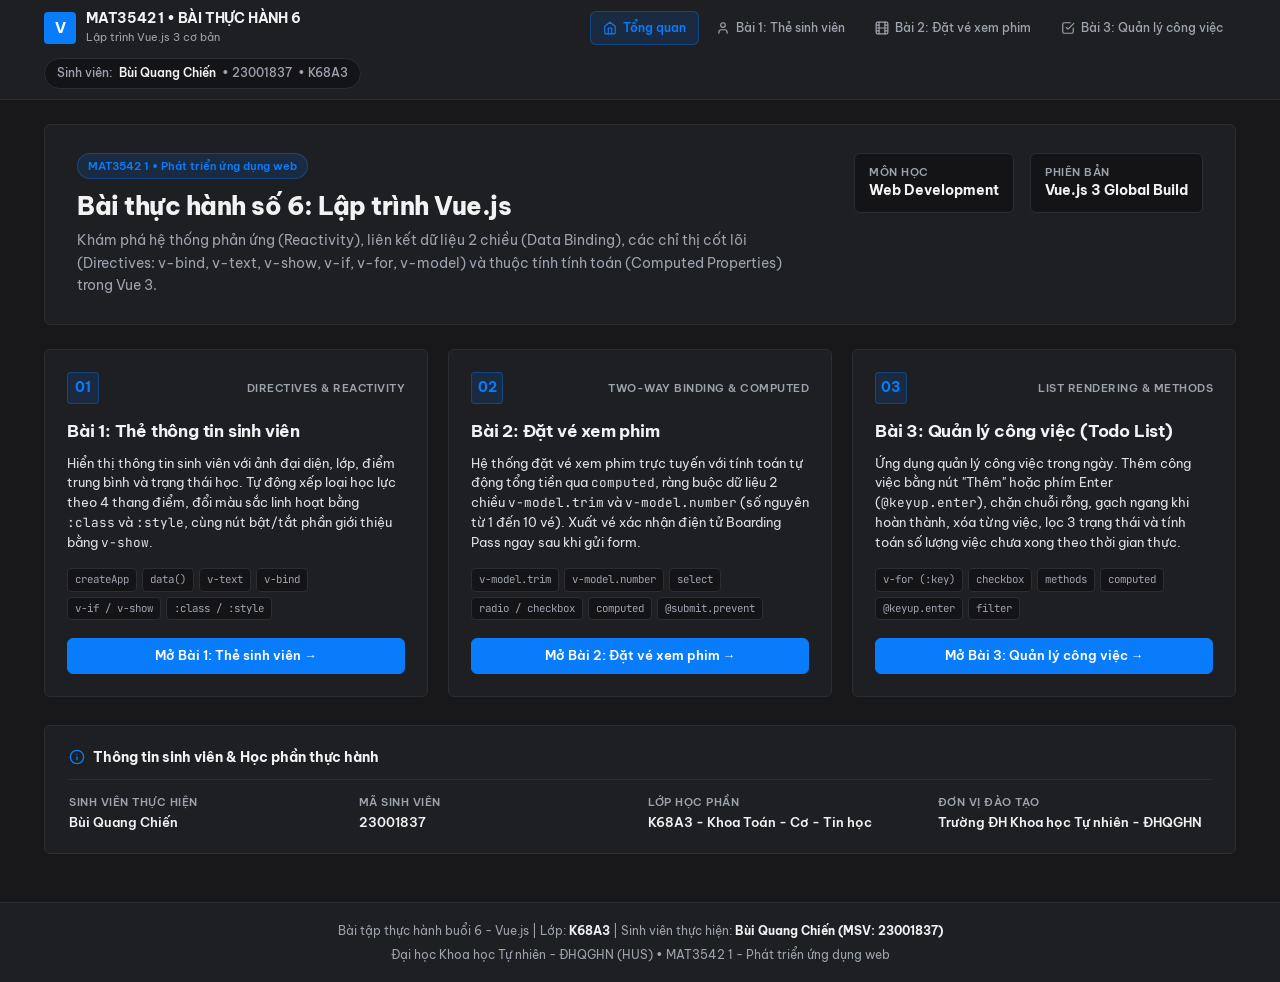
<file: Buoi_6/index.html>
<!DOCTYPE html>
<html lang="vi">
<head>
  <meta charset="UTF-8">
  <meta name="viewport" content="width=device-width, initial-scale=1.0">
  <meta name="color-scheme" content="dark">
  <meta name="description" content="Bài tập thực hành buổi 6 - Lập trình Vue.js 3 cơ bản | Bùi Quang Chiến - 23001837">
  <title>Buổi 6: Thực hành Vue.js | Bùi Quang Chiến 23001837</title>
  <link rel="stylesheet" href="assets/css/style.css">
</head>
<body>

  <!-- HEADER DÙNG CHUNG -->
  <header class="app-header">
    <div class="header-inner">
      <a href="index.html" class="header-brand">
        <div class="brand-icon" aria-hidden="true">V</div>
        <div class="brand-text">
          <h1>MAT3542 1 • BÀI THỰC HÀNH 6</h1>
          <span>Lập trình Vue.js 3 cơ bản</span>
        </div>
      </a>

      <nav class="header-nav" aria-label="Điều hướng bài thực hành">
        <a href="index.html" class="nav-link active" aria-current="page">
          <svg aria-hidden="true" viewBox="0 0 24 24" fill="none" stroke="currentColor" stroke-width="2" stroke-linecap="round" stroke-linejoin="round"><path d="m3 9 9-7 9 7v11a2 2 0 0 1-2 2H5a2 2 0 0 1-2-2z"/><polyline points="9 22 9 12 15 12 15 22"/></svg>
          Tổng quan
        </a>
        <a href="bai1.html" class="nav-link">
          <svg aria-hidden="true" viewBox="0 0 24 24" fill="none" stroke="currentColor" stroke-width="2" stroke-linecap="round" stroke-linejoin="round"><path d="M19 21v-2a4 4 0 0 0-4-4H9a4 4 0 0 0-4 4v2"/><circle cx="12" cy="7" r="4"/></svg>
          Bài 1: Thẻ sinh viên
        </a>
        <a href="bai2.html" class="nav-link">
          <svg aria-hidden="true" viewBox="0 0 24 24" fill="none" stroke="currentColor" stroke-width="2" stroke-linecap="round" stroke-linejoin="round"><rect width="20" height="20" x="2" y="2" rx="2.18" ry="2.18"/><line x1="7" x2="7" y1="2" y2="22"/><line x1="17" x2="17" y1="2" y2="22"/><line x1="2" x2="22" y1="12" y2="12"/><line x1="2" x2="7" y1="7" y2="7"/><line x1="2" x2="7" y1="17" y2="17"/><line x1="17" x2="22" y1="17" y2="17"/><line x1="17" x2="22" y1="7" y2="7"/></svg>
          Bài 2: Đặt vé xem phim
        </a>
        <a href="bai3.html" class="nav-link">
          <svg aria-hidden="true" viewBox="0 0 24 24" fill="none" stroke="currentColor" stroke-width="2" stroke-linecap="round" stroke-linejoin="round"><path d="m9 11 3 3L22 4"/><path d="M21 12v7a2 2 0 0 1-2 2H5a2 2 0 0 1-2-2V5a2 2 0 0 1 2-2h11"/></svg>
          Bài 3: Quản lý công việc
        </a>
      </nav>

      <div class="student-tag">
        <span>Sinh viên:</span>
        <strong>Bùi Quang Chiến</strong>
        <span>• 23001837</span>
        <span>• K68A3</span>
      </div>
    </div>
  </header>

  <!-- NỘI DUNG CHÍNH -->
  <main class="main-content">
    <!-- HERO SECTION -->
    <section class="hero-card">
      <div class="hero-main">
        <div class="hero-pill">
          <span>MAT3542 1 • Phát triển ứng dụng web</span>
        </div>
        <h2 class="hero-title">Bài thực hành số 6: Lập trình Vue.js</h2>
        <p class="hero-subtitle">
          Khám phá hệ thống phản ứng (Reactivity), liên kết dữ liệu 2 chiều (Data Binding), 
          các chỉ thị cốt lõi (Directives: v-bind, v-text, v-show, v-if, v-for, v-model) và thuộc tính tính toán (Computed Properties) trong Vue 3.
        </p>
      </div>

      <div class="hero-meta">
        <div class="hero-meta-badge">
          <span class="hero-meta-label">Môn học</span>
          <span class="hero-meta-val">Web Development</span>
        </div>
        <div class="hero-meta-badge">
          <span class="hero-meta-label">Phiên bản</span>
          <span class="hero-meta-val">Vue.js 3 Global Build</span>
        </div>
      </div>
    </section>

    <!-- GRID 3 BÀI TẬP -->
    <div class="exercise-grid">
      <!-- BÀI 1 -->
      <article class="exercise-card">
        <div class="exercise-header-row">
          <div class="exercise-badge-number">01</div>
          <span class="exercise-tag-module">Directives &amp; Reactivity</span>
        </div>
        <h3>Bài 1: Thẻ thông tin sinh viên</h3>
        <p>
          Hiển thị thông tin sinh viên với ảnh đại diện, lớp, điểm trung bình và trạng thái học. Tự động xếp loại học lực theo 4 thang điểm, đổi màu sắc linh hoạt bằng <code>:class</code> và <code>:style</code>, cùng nút bật/tắt phần giới thiệu bằng <code>v-show</code>.
        </p>
        <div class="concept-tags">
          <span class="concept-tag">createApp</span>
          <span class="concept-tag">data()</span>
          <span class="concept-tag">v-text</span>
          <span class="concept-tag">v-bind</span>
          <span class="concept-tag">v-if / v-show</span>
          <span class="concept-tag">:class / :style</span>
        </div>
        <a href="bai1.html" class="btn btn-primary btn-block">
          Mở Bài 1: Thẻ sinh viên →
        </a>
      </article>

      <!-- BÀI 2 -->
      <article class="exercise-card">
        <div class="exercise-header-row">
          <div class="exercise-badge-number">02</div>
          <span class="exercise-tag-module">Two-way Binding &amp; Computed</span>
        </div>
        <h3>Bài 2: Đặt vé xem phim</h3>
        <p>
          Hệ thống đặt vé xem phim trực tuyến với tính toán tự động tổng tiền qua <code>computed</code>, ràng buộc dữ liệu 2 chiều <code>v-model.trim</code> và <code>v-model.number</code> (số nguyên từ 1 đến 10 vé). Xuất vé xác nhận điện tử Boarding Pass ngay sau khi gửi form.
        </p>
        <div class="concept-tags">
          <span class="concept-tag">v-model.trim</span>
          <span class="concept-tag">v-model.number</span>
          <span class="concept-tag">select</span>
          <span class="concept-tag">radio / checkbox</span>
          <span class="concept-tag">computed</span>
          <span class="concept-tag">@submit.prevent</span>
        </div>
        <a href="bai2.html" class="btn btn-primary btn-block">
          Mở Bài 2: Đặt vé xem phim →
        </a>
      </article>

      <!-- BÀI 3 -->
      <article class="exercise-card">
        <div class="exercise-header-row">
          <div class="exercise-badge-number">03</div>
          <span class="exercise-tag-module">List Rendering &amp; Methods</span>
        </div>
        <h3>Bài 3: Quản lý công việc (Todo List)</h3>
        <p>
          Ứng dụng quản lý công việc trong ngày. Thêm công việc bằng nút "Thêm" hoặc phím Enter (<code>@keyup.enter</code>), chặn chuỗi rỗng, gạch ngang khi hoàn thành, xóa từng việc, lọc 3 trạng thái và tính toán số lượng việc chưa xong theo thời gian thực.
        </p>
        <div class="concept-tags">
          <span class="concept-tag">v-for (:key)</span>
          <span class="concept-tag">checkbox</span>
          <span class="concept-tag">methods</span>
          <span class="concept-tag">computed</span>
          <span class="concept-tag">@keyup.enter</span>
          <span class="concept-tag">filter</span>
        </div>
        <a href="bai3.html" class="btn btn-primary btn-block">
          Mở Bài 3: Quản lý công việc →
        </a>
      </article>
    </div>

    <!-- TÓM TẮT THÔNG TIN SINH VIÊN & HỌC PHẦN -->
    <section class="info-summary-box">
      <div class="summary-header">
        <svg aria-hidden="true" viewBox="0 0 24 24" fill="none" stroke="currentColor" stroke-width="2" stroke-linecap="round" stroke-linejoin="round"><circle cx="12" cy="12" r="10"/><path d="M12 16v-4"/><path d="M12 8h.01"/></svg>
        <span>Thông tin sinh viên &amp; Học phần thực hành</span>
      </div>
      <div class="summary-grid">
        <div class="meta-item">
          <span class="meta-label">Sinh viên thực hiện</span>
          <span class="meta-value">Bùi Quang Chiến</span>
        </div>
        <div class="meta-item">
          <span class="meta-label">Mã sinh viên</span>
          <span class="meta-value">23001837</span>
        </div>
        <div class="meta-item">
          <span class="meta-label">Lớp học phần</span>
          <span class="meta-value">K68A3 - Khoa Toán - Cơ - Tin học</span>
        </div>
        <div class="meta-item">
          <span class="meta-label">Đơn vị đào tạo</span>
          <span class="meta-value">Trường ĐH Khoa học Tự nhiên - ĐHQGHN</span>
        </div>
      </div>
    </section>
  </main>

  <!-- FOOTER DÙNG CHUNG -->
  <footer class="app-footer">
    <p>Bài tập thực hành buổi 6 - Vue.js | Lớp: <strong>K68A3</strong> | Sinh viên thực hiện: <strong>Bùi Quang Chiến (MSV: 23001837)</strong></p>
    <p class="footer-subline">Đại học Khoa học Tự nhiên - ĐHQGHN (HUS) • MAT3542 1 - Phát triển ứng dụng web</p>
  </footer>

</body>
</html>
</file>
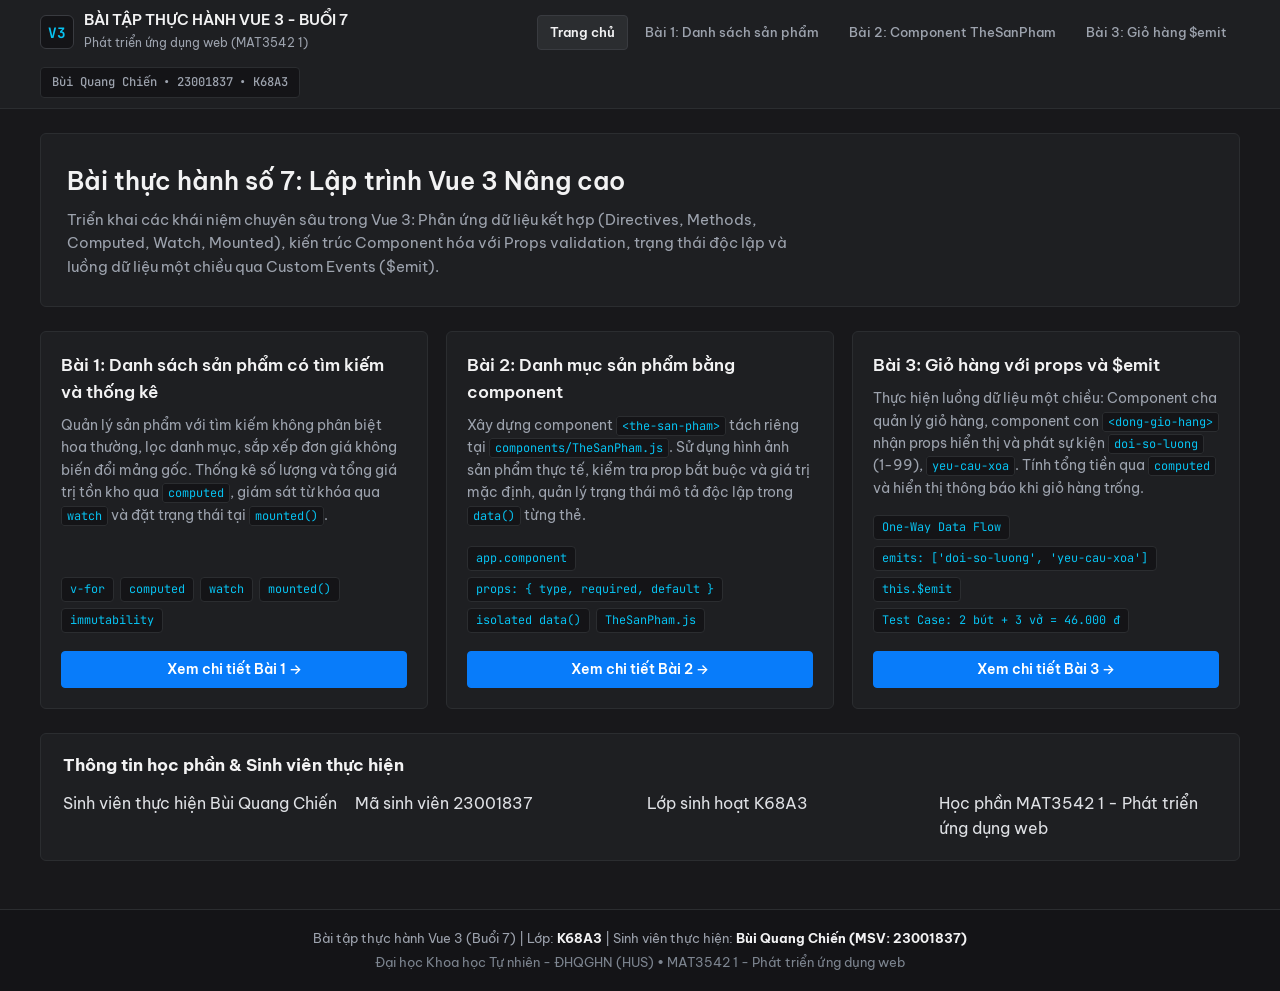
<file: Buoi_7/index.html>
<!DOCTYPE html>
<html lang="vi">
<head>
  <meta charset="UTF-8">
  <meta name="viewport" content="width=device-width, initial-scale=1.0">
  <meta name="color-scheme" content="dark">
  <title>Buổi 7: Bài tập thực hành Vue 3 | Bùi Quang Chiến 23001837</title>
  <link rel="stylesheet" href="assets/css/style.css">
  <style>
    .hero-section {
      background-color: var(--white);
      border: 1px solid var(--gray-200);
      padding: 28px 26px;
      border-radius: var(--radius-xl);
      margin-bottom: 24px;
    }
    .hero-title {
      font-size: 1.55rem;
      font-weight: 600;
      color: var(--gray-900);
      margin-bottom: 6px;
    }
    .hero-subtitle {
      font-size: 0.92rem;
      color: var(--gray-600);
      max-width: 720px;
      line-height: 1.6;
    }
    .exercise-grid {
      display: grid;
      grid-template-columns: repeat(3, 1fr);
      gap: 18px;
      margin-bottom: 24px;
    }
    @media (max-width: 992px) {
      .exercise-grid {
        grid-template-columns: 1fr;
      }
    }
    .exercise-card {
      background-color: var(--white);
      border: 1px solid var(--gray-200);
      border-radius: var(--radius-lg);
      padding: 20px;
      display: flex;
      flex-direction: column;
      transition: var(--transition);
    }
    .exercise-card:hover {
      border-color: var(--gray-300);
      background-color: #202226;
    }
    .exercise-card h3 {
      font-size: 1.05rem;
      font-weight: 600;
      color: var(--gray-900);
      margin-bottom: 8px;
    }
    .exercise-card p {
      font-size: 0.875rem;
      color: var(--gray-600);
      flex: 1;
      margin-bottom: 16px;
      line-height: 1.6;
    }
    .concept-tags {
      display: flex;
      flex-wrap: wrap;
      gap: 6px;
      margin-bottom: 18px;
    }
    .concept-tag {
      font-size: 0.74rem;
      background-color: var(--bg-deep);
      color: var(--secondary-accent);
      padding: 2px 8px;
      border-radius: 4px;
      border: 1px solid var(--gray-200);
      font-family: var(--font-mono);
    }
    .info-summary-box {
      background-color: var(--white);
      border: 1px solid var(--gray-200);
      border-radius: var(--radius-lg);
      padding: 18px 22px;
    }
    .summary-grid {
      display: grid;
      grid-template-columns: repeat(4, 1fr);
      gap: 14px;
      margin-top: 12px;
    }
    @media (max-width: 768px) {
      .summary-grid {
        grid-template-columns: repeat(2, 1fr);
      }
    }
  </style>
</head>
<body>

  <!-- HEADER DÙNG CHUNG -->
  <header class="app-header">
    <div class="header-inner">
      <a href="index.html" class="header-brand">
        <div class="brand-icon">V3</div>
        <div class="brand-text">
          <h1>BÀI TẬP THỰC HÀNH VUE 3 - BUỔI 7</h1>
          <span>Phát triển ứng dụng web (MAT3542 1)</span>
        </div>
      </a>

      <nav class="header-nav">
        <a href="index.html" class="nav-link active">Trang chủ</a>
        <a href="bai1.html" class="nav-link">Bài 1: Danh sách sản phẩm</a>
        <a href="bai2.html" class="nav-link">Bài 2: Component TheSanPham</a>
        <a href="bai3.html" class="nav-link">Bài 3: Giỏ hàng $emit</a>
      </nav>

      <div class="student-tag">
        <span>Bùi Quang Chiến</span>
        <span>• 23001837</span>
        <span>• K68A3</span>
      </div>
    </div>
  </header>

  <!-- NỘI DUNG CHÍNH -->
  <main class="main-content">
    <section class="hero-section">
      <h2 class="hero-title">Bài thực hành số 7: Lập trình Vue 3 Nâng cao</h2>
      <p class="hero-subtitle">
        Triển khai các khái niệm chuyên sâu trong Vue 3: Phản ứng dữ liệu kết hợp (Directives, Methods, Computed, Watch, Mounted), 
        kiến trúc Component hóa với Props validation, trạng thái độc lập và luồng dữ liệu một chiều qua Custom Events ($emit).
      </p>
    </section>

    <!-- GRID 3 BÀI TẬP -->
    <div class="exercise-grid">
      <!-- BÀI 1 -->
      <div class="exercise-card">
        <h3>Bài 1: Danh sách sản phẩm có tìm kiếm và thống kê</h3>
        <p>
          Quản lý sản phẩm với tìm kiếm không phân biệt hoa thường, lọc danh mục, sắp xếp đơn giá không biến đổi mảng gốc. Thống kê số lượng và tổng giá trị tồn kho qua <code>computed</code>, giám sát từ khóa qua <code>watch</code> và đặt trạng thái tại <code>mounted()</code>.
        </p>
        <div class="concept-tags">
          <span class="concept-tag">v-for</span>
          <span class="concept-tag">computed</span>
          <span class="concept-tag">watch</span>
          <span class="concept-tag">mounted()</span>
          <span class="concept-tag">immutability</span>
        </div>
        <a href="bai1.html" class="btn btn-primary" style="width: 100%;">
          Xem chi tiết Bài 1 →
        </a>
      </div>

      <!-- BÀI 2 -->
      <div class="exercise-card">
        <h3>Bài 2: Danh mục sản phẩm bằng component</h3>
        <p>
          Xây dựng component <code>&lt;the-san-pham&gt;</code> tách riêng tại <code>components/TheSanPham.js</code>. Sử dụng hình ảnh sản phẩm thực tế, kiểm tra prop bắt buộc và giá trị mặc định, quản lý trạng thái mô tả độc lập trong <code>data()</code> từng thẻ.
        </p>
        <div class="concept-tags">
          <span class="concept-tag">app.component</span>
          <span class="concept-tag">props: { type, required, default }</span>
          <span class="concept-tag">isolated data()</span>
          <span class="concept-tag">TheSanPham.js</span>
        </div>
        <a href="bai2.html" class="btn btn-primary" style="width: 100%;">
          Xem chi tiết Bài 2 →
        </a>
      </div>

      <!-- BÀI 3 -->
      <div class="exercise-card">
        <h3>Bài 3: Giỏ hàng với props và $emit</h3>
        <p>
          Thực hiện luồng dữ liệu một chiều: Component cha quản lý giỏ hàng, component con <code>&lt;dong-gio-hang&gt;</code> nhận props hiển thị và phát sự kiện <code>doi-so-luong</code> (1-99), <code>yeu-cau-xoa</code>. Tính tổng tiền qua <code>computed</code> và hiển thị thông báo khi giỏ hàng trống.
        </p>
        <div class="concept-tags">
          <span class="concept-tag">One-Way Data Flow</span>
          <span class="concept-tag">emits: ['doi-so-luong', 'yeu-cau-xoa']</span>
          <span class="concept-tag">this.$emit</span>
          <span class="concept-tag">Test Case: 2 bút + 3 vở = 46.000 đ</span>
        </div>
        <a href="bai3.html" class="btn btn-primary" style="width: 100%;">
          Xem chi tiết Bài 3 →
        </a>
      </div>
    </div>

    <!-- TÓM TẮT THÔNG TIN SINH VIÊN -->
    <div class="info-summary-box">
      <h3 style="font-size: 1.05rem; font-weight: 700; color: var(--dark);">
        Thông tin học phần & Sinh viên thực hiện
      </h3>
      <div class="summary-grid">
        <div class="meta-item">
          <span class="meta-label">Sinh viên thực hiện</span>
          <span class="meta-value">Bùi Quang Chiến</span>
        </div>
        <div class="meta-item">
          <span class="meta-label">Mã sinh viên</span>
          <span class="meta-value">23001837</span>
        </div>
        <div class="meta-item">
          <span class="meta-label">Lớp sinh hoạt</span>
          <span class="meta-value">K68A3</span>
        </div>
        <div class="meta-item">
          <span class="meta-label">Học phần</span>
          <span class="meta-value">MAT3542 1 - Phát triển ứng dụng web</span>
        </div>
      </div>
    </div>
  </main>

  <!-- FOOTER DÙNG CHUNG -->
  <footer class="app-footer">
    <p>Bài tập thực hành Vue 3 (Buổi 7) | Lớp: <strong>K68A3</strong> | Sinh viên thực hiện: <strong>Bùi Quang Chiến (MSV: 23001837)</strong></p>
    <p style="color: var(--gray-400); margin-top: 4px;">Đại học Khoa học Tự nhiên - ĐHQGHN (HUS) • MAT3542 1 - Phát triển ứng dụng web</p>
  </footer>

</body>
</html>
</file>
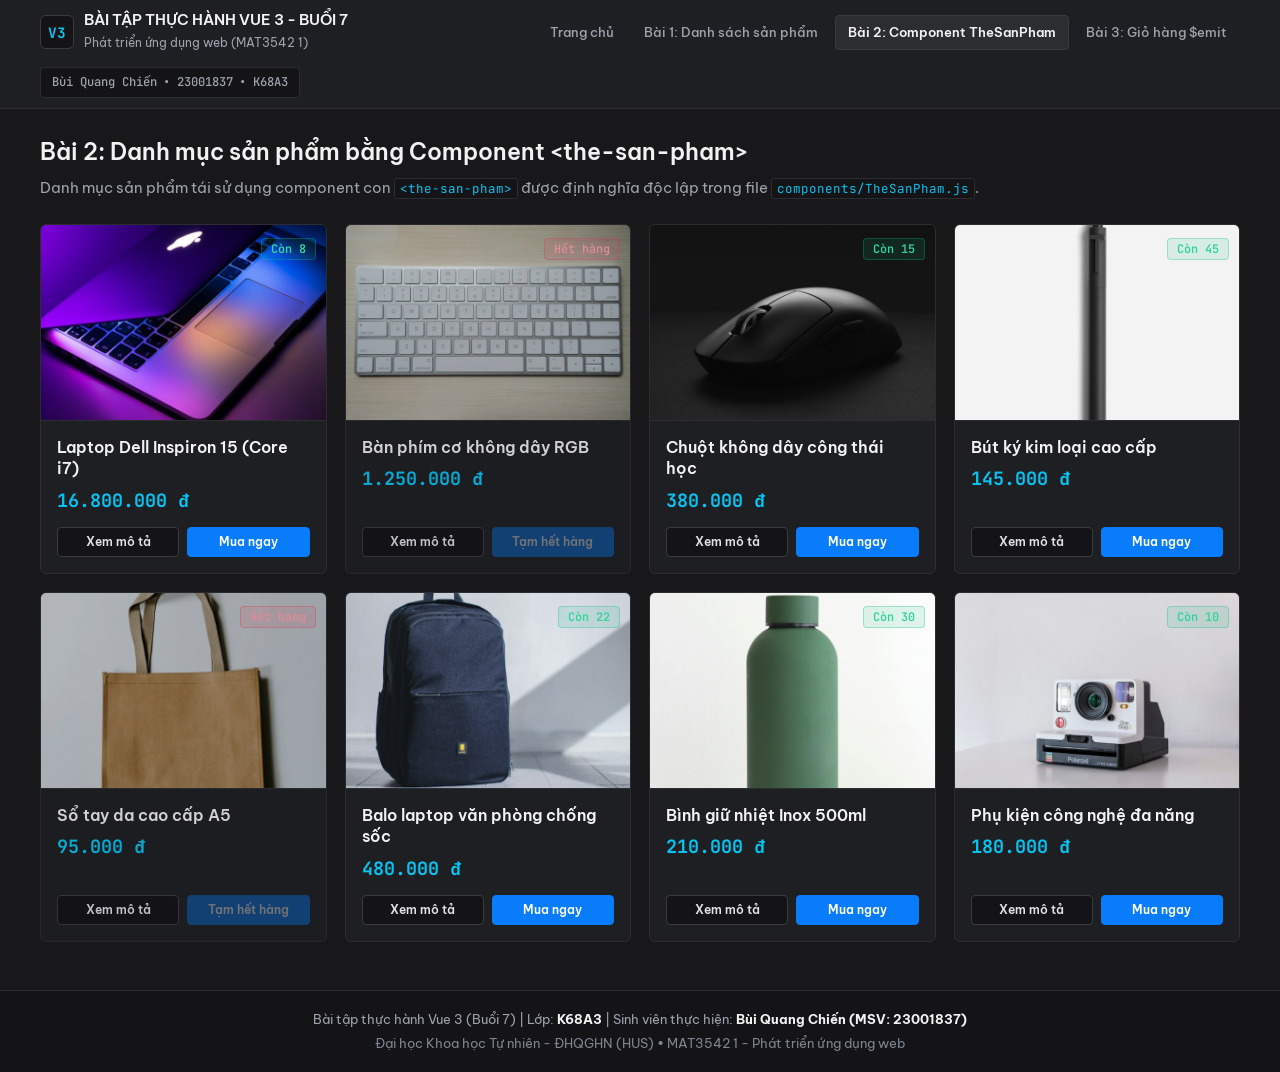
<file: Buoi_7/bai2.html>
<!DOCTYPE html>
<html lang="vi">
<head>
  <meta charset="UTF-8">
  <meta name="viewport" content="width=device-width, initial-scale=1.0">
  <meta name="color-scheme" content="dark">
  <title>Bài 2: Danh mục sản phẩm bằng Component - Vue 3 | Bùi Quang Chiến 23001837</title>
  <link rel="stylesheet" href="assets/css/style.css">
</head>
<body>

  <!-- HEADER DÙNG CHUNG -->
  <header class="app-header">
    <div class="header-inner">
      <a href="index.html" class="header-brand">
        <div class="brand-icon">V3</div>
        <div class="brand-text">
          <h1>BÀI TẬP THỰC HÀNH VUE 3 - BUỔI 7</h1>
          <span>Phát triển ứng dụng web (MAT3542 1)</span>
        </div>
      </a>

      <nav class="header-nav">
        <a href="index.html" class="nav-link">Trang chủ</a>
        <a href="bai1.html" class="nav-link">Bài 1: Danh sách sản phẩm</a>
        <a href="bai2.html" class="nav-link active">Bài 2: Component TheSanPham</a>
        <a href="bai3.html" class="nav-link">Bài 3: Giỏ hàng $emit</a>
      </nav>

      <div class="student-tag">
        <span>Bùi Quang Chiến</span>
        <span>• 23001837</span>
        <span>• K68A3</span>
      </div>
    </div>
  </header>

  <!-- NỘI DUNG CHÍNH -->
  <main class="main-content" id="app">
    <div class="page-intro">
      <h2 class="page-title">
        Bài 2: Danh mục sản phẩm bằng Component &lt;the-san-pham&gt;
      </h2>
      <p class="page-subtitle">
        Danh mục sản phẩm tái sử dụng component con <code>&lt;the-san-pham&gt;</code> được định nghĩa độc lập trong file <code>components/TheSanPham.js</code>.
      </p>
    </div>

    <!-- 1. COMPONENT CHA QUẢN LÝ DANH SÁCH ÍT NHẤT 4 SẢN PHẨM -->
    <!-- 4. TRUYỀN DỮ LIỆU TỪ CHA XUỐNG CON BẰNG BINDING -->
    <div class="product-grid">
      <the-san-pham
        v-for="sp in danhSachSanPham"
        :key="sp.id"
        :ten="sp.ten"
        :gia="sp.gia"
        :anh="sp.anh"
        :mo-ta="sp.moTa"
        :so-luong-ton="sp.soLuongTon"
      ></the-san-pham>
    </div>
  </main>

  <!-- FOOTER DÙNG CHUNG -->
  <footer class="app-footer">
    <p>Bài tập thực hành Vue 3 (Buổi 7) | Lớp: <strong>K68A3</strong> | Sinh viên thực hiện: <strong>Bùi Quang Chiến (MSV: 23001837)</strong></p>
    <p style="color: var(--gray-400); margin-top: 4px;">Đại học Khoa học Tự nhiên - ĐHQGHN (HUS) • MAT3542 1 - Phát triển ứng dụng web</p>
  </footer>

  <!-- NẠP RUNTIME VÀ COMPONENT FILE components/TheSanPham.js TRƯỚC KHI MOUNT -->
  <script src="assets/js/vue.global.js"></script>
  <script>
    if (typeof Vue === 'undefined') {
      document.write('<script src="https://unpkg.com/vue@3/dist/vue.global.js"><\/script>');
    }
  </script>
  <script src="components/TheSanPham.js"></script>

  <script>
    const { createApp } = Vue;

    const app = createApp({
      data() {
        return {
          // 1. Component cha quan ly danh sach san pham su dung anh that
          danhSachSanPham: [
            {
              id: 101,
              ten: 'Laptop Dell Inspiron 15 (Core i7)',
              gia: 16800000,
              anh: 'assets/images/laptop.jpg',
              moTa: 'Laptop học tập và lập trình hiệu năng cao với CPU Intel Core i7 thế hệ mới, RAM 16GB, SSD 512GB và màn hình Full HD chống chói.',
              soLuongTon: 8
            },
            {
              id: 102,
              ten: 'Bàn phím cơ không dây RGB',
              gia: 1250000,
              anh: 'assets/images/keyboard.jpg',
              moTa: 'Bàn phím cơ layout 75% gọn gàng, switch bấm êm ái, hỗ trợ kết nối 3 chế độ: Bluetooth 5.0, 2.4GHz và dây Type-C.',
              soLuongTon: 0 // Het hang de kiem tra khoa nut Mua
            },
            {
              id: 103,
              ten: 'Chuột không dây công thái học',
              gia: 380000,
              anh: 'assets/images/mouse.jpg',
              moTa: 'Thiết kế công thái học chống mỏi cổ tay khi làm việc lâu, cảm biến quang học chính xác 4000 DPI, thời lượng pin 12 tháng.',
              soLuongTon: 15
            },
            {
              id: 104,
              ten: 'Bút ký kim loại cao cấp',
              gia: 145000,
              anh: 'assets/images/pen.jpg',
              moTa: 'Vỏ hợp kim titan cao cấp chống trầy xước, ngòi bút 0.5mm nét chữ thanh mảnh và mực gel khô nhanh không bị nhòe.',
              soLuongTon: 45
            },
            {
              id: 105,
              ten: 'Sổ tay da cao cấp A5',
              gia: 95000,
              anh: 'assets/images/notebook.jpg',
              moTa: 'Bìa da PU mềm mịn chống thấm, ruột giấy kẻ ô Dot Grid định lượng 100gsm chống thấm mực thích hợp ghi chép bullet journal.',
              soLuongTon: 0 // Het hang
            },
            {
              id: 106,
              ten: 'Balo laptop văn phòng chống sốc',
              gia: 480000,
              anh: 'assets/images/backpack.jpg',
              moTa: 'Chất liệu vải Oxford trượt nước cao cấp, ngăn chống sốc dày dặn cho laptop 15.6 inch, quai đeo êm ái thoáng khí.',
              soLuongTon: 22
            },
            {
              id: 107,
              ten: 'Bình giữ nhiệt Inox 500ml',
              gia: 210000,
              anh: 'assets/images/bottle.jpg',
              moTa: 'Inox 304 tiêu chuẩn an toàn thực phẩm, giữ nhiệt nóng 8 giờ và giữ lạnh 12 giờ, nắp đậy kín chống tràn tuyệt đối.',
              soLuongTon: 30
            },
            {
              id: 108,
              ten: 'Phụ kiện công nghệ đa năng',
              gia: 180000,
              // Khong truyen prop 'anh' va 'moTa' de kiem tra prop default
              soLuongTon: 10
            }
          ]
        };
      }
    });

    // 8. Dang ky component truoc khi mount
    app.component('the-san-pham', TheSanPham);
    app.mount('#app');
  </script>
</body>
</html>
</file>
<file: Buoi_6/assets/css/style.css>
/* ====================================================================
   HỌ VÀ TÊN: BÙI QUANG CHIẾN - MSV: 23001837 - LỚP: K68A3
   MÔN HỌC: [2026] MAT3542 1 - PHÁT TRIỂN ỨNG DỤNG WEB
   BÀI TẬP THỰC HÀNH SỐ 6 - VUEJS
   File: assets/css/style.css
   Hệ thống thiết kế: Ocean Swiss Minimalist (Bravechat UI-UX Design System)
   ==================================================================== */

@import url('https://fonts.googleapis.com/css2?family=Be+Vietnam+Pro:ital,wght@0,400;0,500;0,600;0,700;0,800;1,400&family=JetBrains+Mono:wght@400;500;600&display=swap');

:root {
  color-scheme: dark;

  /* ─── BRAVECHAT DARK WORKSPACE (JETBRAINS / OCEAN DARK) ─── */
  --primary: #087CFA;
  --primary-hover: #3574F0;
  --primary-light: rgba(8, 124, 250, 0.14);
  --primary-border: rgba(8, 124, 250, 0.35);
  --primary-foreground: #ffffff;

  /* ─── SURFACES & BACKGROUNDS ─── */
  --background: #18181B;
  --surface: #1E1F22;
  --surface-subtle: #141417;
  --surface-hover: #27282E;
  --surface-dark: #141417;
  --surface-dark-surface: #141417;
  --surface-dark-border: #2B2D30;

  /* ─── TYPOGRAPHY & CONTRAST ─── */
  --foreground: #F2F2F3;
  --text-body: #DFE1E5;
  --muted: #9DA3AE;
  --muted-light: #7D8590;

  /* ─── HAIRLINE BORDERS & FOCUS ─── */
  --border: #2B2D30;
  --border-strong: #393B40;
  --border-focus: #087CFA;
  --ring-focus: rgba(8, 124, 250, 0.25);

  /* ─── MEANING & STATUS (DARK MODE CALIBRATED) ─── */
  --success: #34D399;
  --success-bg: rgba(16, 185, 129, 0.12);
  --success-border: rgba(16, 185, 129, 0.3);
  --success-text: #34D399;

  --warning: #FBBF24;
  --warning-bg: rgba(245, 158, 11, 0.12);
  --warning-border: rgba(245, 158, 11, 0.3);
  --warning-text: #FCD34D;

  --danger: #FB7185;
  --danger-bg: rgba(244, 63, 94, 0.12);
  --danger-border: rgba(244, 63, 94, 0.32);
  --danger-text: #FDA4AF;
  --danger-hover: #ffffff;

  --info: #07C3F2;
  --info-bg: rgba(7, 195, 242, 0.12);
  --info-border: rgba(7, 195, 242, 0.3);
  --info-text: #67E8F9;

  /* ─── RADII ─── */
  --radius-xs: 4px;
  --radius-sm: 4px;
  --radius: 6px;
  --radius-lg: 6px;
  --radius-full: 9999px;

  /* ─── SHADOWS ─── */
  --shadow-none: none;
  --shadow-sm: none;
  --shadow-popover: 0 10px 15px -3px rgba(0, 0, 0, 0.5), 0 4px 6px -4px rgba(0, 0, 0, 0.4);

  /* ─── FONTS & MOTION ─── */
  --font-sans: 'Be Vietnam Pro', 'Inter', -apple-system, BlinkMacSystemFont, "Segoe UI", Roboto, sans-serif;
  --font-mono: 'JetBrains Mono', ui-monospace, SFMono-Regular, Menlo, monospace;
  --transition: all 0.15s ease;

  --scrollbar-track: #141417;
  --scrollbar-thumb: #2B2D30;
  scrollbar-color: var(--scrollbar-thumb) var(--scrollbar-track);
}

@supports not (scrollbar-color: auto) {
  ::-webkit-scrollbar { width: 6px; height: 6px; }
  ::-webkit-scrollbar-track { background: var(--scrollbar-track); }
  ::-webkit-scrollbar-thumb { background: var(--scrollbar-thumb); border-radius: 3px; }
  ::-webkit-scrollbar-thumb:hover { background: #4E5157; }
}

/* ─── VUE CLOAK (CHỐNG NHẤP NHÁY TEMPLATE TRƯỚC KHI MOUNT) ─── */
[v-cloak] {
  display: none !important;
}

/* ─── BASE RESET ─── */
* {
  margin: 0;
  padding: 0;
  box-sizing: border-box;
}

html {
  font-size: 15px;
  scroll-behavior: smooth;
  -webkit-font-smoothing: antialiased;
  -moz-osx-font-smoothing: grayscale;
}

body {
  font-family: var(--font-sans);
  background-color: var(--background);
  color: var(--text-body);
  line-height: 1.6;
  min-height: 100vh;
  display: flex;
  flex-direction: column;
}

code, kbd, samp, pre {
  font-family: var(--font-mono);
}

/* ─── ACCESSIBILITY HELPERS (MODERN WEB GUIDANCE) ─── */
.visually-hidden {
  position: absolute !important;
  clip-path: inset(50%) !important;
  overflow: hidden !important;
  width: 1px !important;
  height: 1px !important;
  margin: -1px !important;
  padding: 0 !important;
  border: 0 !important;
  white-space: nowrap !important;
}

:focus-visible {
  outline: 2px solid var(--border-focus);
  outline-offset: 2px;
}

/* ─── APP HEADER (SLIM, CLEAN, HAIRLINE BORDER) ─── */
.app-header {
  background-color: var(--surface);
  border-bottom: 1px solid var(--border);
  position: sticky;
  top: 0;
  z-index: 100;
}

.header-inner {
  max-width: 1240px;
  margin: 0 auto;
  padding: 10px 24px;
  display: flex;
  align-items: center;
  justify-content: space-between;
  flex-wrap: wrap;
  gap: 12px;
}

.header-brand {
  display: flex;
  align-items: center;
  gap: 10px;
  text-decoration: none;
  color: var(--foreground);
}

.brand-icon {
  width: 32px;
  height: 32px;
  background-color: var(--primary);
  color: var(--primary-foreground);
  border-radius: var(--radius-sm);
  display: flex;
  align-items: center;
  justify-content: center;
  font-weight: 700;
  font-size: 1rem;
  letter-spacing: -0.5px;
}

.brand-text h1 {
  font-size: 0.95rem;
  font-weight: 700;
  color: var(--foreground);
  line-height: 1.25;
  letter-spacing: -0.2px;
}

.brand-text span {
  font-size: 0.75rem;
  color: var(--muted);
  display: block;
}

.header-nav {
  display: flex;
  align-items: center;
  gap: 4px;
  flex-wrap: wrap;
}

.nav-link {
  display: inline-flex;
  align-items: center;
  gap: 6px;
  padding: 6px 12px;
  font-size: 0.825rem;
  font-weight: 500;
  text-decoration: none;
  color: var(--muted);
  border-radius: var(--radius);
  border: 1px solid transparent;
  transition: var(--transition);
}

.nav-link:hover {
  background-color: var(--surface-hover);
  color: var(--foreground);
}

.nav-link.active {
  background-color: var(--primary-light);
  color: var(--primary);
  border-color: var(--primary-border);
  font-weight: 600;
}

.nav-link svg {
  width: 14px;
  height: 14px;
}

.student-tag {
  background-color: var(--surface-subtle);
  padding: 5px 12px;
  border-radius: var(--radius-full);
  font-size: 0.78rem;
  font-weight: 500;
  color: var(--muted);
  border: 1px solid var(--border);
  display: flex;
  align-items: center;
  gap: 6px;
}

.student-tag strong {
  color: var(--foreground);
  font-weight: 600;
}

/* ─── MAIN CONTENT CONTAINER ─── */
.main-content {
  flex: 1;
  max-width: 1240px;
  width: 100%;
  margin: 0 auto;
  padding: 24px 24px 48px;
}

/* ─── PAGE INTRO & TITLES (T1, T2) ─── */
.page-intro {
  margin-bottom: 24px;
}

.page-intro-centered {
  text-align: center;
  max-width: 740px;
  margin: 0 auto 24px;
}

.page-title {
  font-size: 1.45rem;
  font-weight: 700;
  color: var(--foreground);
  letter-spacing: -0.3px;
  margin-bottom: 4px;
  display: flex;
  align-items: center;
  gap: 8px;
}

.page-title-centered {
  justify-content: center;
}

.page-title svg {
  width: 22px;
  height: 22px;
  color: var(--primary);
}

.page-subtitle {
  color: var(--muted);
  font-size: 0.875rem;
  line-height: 1.5;
}

.badge-concept {
  display: inline-flex;
  align-items: center;
  gap: 6px;
  background-color: var(--surface-subtle);
  color: var(--muted);
  border: 1px solid var(--border);
  padding: 4px 10px;
  border-radius: var(--radius-sm);
  font-size: 0.75rem;
  font-family: var(--font-mono);
  margin-top: 8px;
}

.badge-concept strong {
  color: var(--foreground);
}

/* ─── HERO SECTION (INDEX) ─── */
.hero-card {
  background-color: var(--surface);
  border: 1px solid var(--border);
  border-radius: var(--radius-lg);
  padding: 28px 32px;
  margin-bottom: 24px;
  display: flex;
  justify-content: space-between;
  align-items: flex-start;
  flex-wrap: wrap;
  gap: 20px;
}

.hero-main {
  max-width: 720px;
}

.hero-pill {
  display: inline-flex;
  align-items: center;
  gap: 6px;
  padding: 3px 10px;
  border-radius: var(--radius-full);
  background-color: var(--primary-light);
  border: 1px solid var(--primary-border);
  color: var(--primary);
  font-size: 0.75rem;
  font-weight: 600;
  margin-bottom: 12px;
}

.hero-title {
  font-size: 1.65rem;
  font-weight: 800;
  color: var(--foreground);
  letter-spacing: -0.5px;
  line-height: 1.25;
  margin-bottom: 8px;
}

.hero-subtitle {
  font-size: 0.925rem;
  color: var(--muted);
  line-height: 1.6;
}

.hero-meta {
  display: flex;
  gap: 16px;
  align-items: center;
  flex-wrap: wrap;
}

.hero-meta-badge {
  display: flex;
  flex-direction: column;
  background-color: var(--surface-subtle);
  border: 1px solid var(--border);
  border-radius: var(--radius);
  padding: 10px 14px;
  min-width: 140px;
}

.hero-meta-label {
  font-size: 0.7rem;
  text-transform: uppercase;
  letter-spacing: 0.5px;
  color: var(--muted);
  font-weight: 600;
}

.hero-meta-val {
  font-size: 0.9rem;
  font-weight: 700;
  color: var(--foreground);
}

/* ─── EXERCISE GRID (INDEX) ─── */
.exercise-grid {
  display: grid;
  grid-template-columns: repeat(3, 1fr);
  gap: 20px;
  margin-bottom: 28px;
}

@media (max-width: 960px) {
  .exercise-grid {
    grid-template-columns: 1fr;
  }
}

.exercise-card {
  background-color: var(--surface);
  border: 1px solid var(--border);
  border-radius: var(--radius-lg);
  padding: 22px;
  display: flex;
  flex-direction: column;
  transition: var(--transition);
  position: relative;
}

.exercise-card:hover {
  border-color: var(--border-strong);
  background-color: var(--surface-hover);
}

.exercise-header-row {
  display: flex;
  align-items: center;
  justify-content: space-between;
  margin-bottom: 14px;
}

.exercise-badge-number {
  width: 32px;
  height: 32px;
  border-radius: var(--radius-sm);
  background-color: var(--primary-light);
  border: 1px solid var(--primary-border);
  color: var(--primary);
  display: flex;
  align-items: center;
  justify-content: center;
  font-weight: 700;
  font-size: 0.9rem;
}

.exercise-tag-module {
  font-size: 0.7rem;
  text-transform: uppercase;
  letter-spacing: 0.5px;
  color: var(--muted);
  font-weight: 600;
}

.exercise-card h3 {
  font-size: 1.15rem;
  font-weight: 700;
  color: var(--foreground);
  margin-bottom: 8px;
  letter-spacing: -0.2px;
}

.exercise-card p {
  font-size: 0.85rem;
  color: var(--text-body);
  line-height: 1.55;
  flex: 1;
  margin-bottom: 16px;
}

.concept-tags {
  display: flex;
  flex-wrap: wrap;
  gap: 5px;
  margin-bottom: 18px;
}

.concept-tag {
  font-size: 0.72rem;
  font-family: var(--font-mono);
  background-color: var(--surface-subtle);
  color: var(--muted);
  padding: 2px 7px;
  border-radius: var(--radius-xs);
  border: 1px solid var(--border);
}

/* ─── INFO SUMMARY BOX (INDEX) ─── */
.info-summary-box {
  background-color: var(--surface);
  border: 1px solid var(--border);
  border-radius: var(--radius-lg);
  padding: 20px 24px;
}

.summary-header {
  display: flex;
  align-items: center;
  gap: 8px;
  font-size: 0.95rem;
  font-weight: 700;
  color: var(--foreground);
  margin-bottom: 14px;
  padding-bottom: 10px;
  border-bottom: 1px solid var(--border);
}

.summary-header svg {
  width: 16px;
  height: 16px;
  color: var(--primary);
}

.summary-grid {
  display: grid;
  grid-template-columns: repeat(4, 1fr);
  gap: 16px;
}

@media (max-width: 768px) {
  .summary-grid {
    grid-template-columns: repeat(2, 1fr);
  }
}

/* ─── BUTTONS (LOCKED RULE 4: OUTLINE DEFAULT, PURPOSEFUL PRIMARY) ─── */
.btn {
  display: inline-flex;
  align-items: center;
  justify-content: center;
  gap: 6px;
  padding: 8px 14px;
  font-size: 0.85rem;
  font-weight: 500;
  font-family: inherit;
  border-radius: var(--radius);
  border: 1px solid transparent;
  cursor: pointer;
  transition: var(--transition);
  text-decoration: none;
  line-height: 1.4;
}

.btn-block {
  width: 100%;
}

.btn-flex-1 {
  flex: 1;
}

.btn svg {
  width: 15px;
  height: 15px;
}

.btn:disabled {
  opacity: 0.45;
  cursor: not-allowed;
}

/* Outline is the canonical default button */
.btn-outline {
  background-color: var(--surface);
  border-color: var(--border-strong);
  color: var(--foreground);
}

.btn-outline:hover:not(:disabled) {
  background-color: var(--surface-hover);
  border-color: var(--border-strong);
}

/* Dark Header Button Variant */
.btn-dark-ghost {
  background-color: rgba(255, 255, 255, 0.08);
  color: #ffffff;
  border-color: rgba(255, 255, 255, 0.2);
}

.btn-dark-ghost:hover:not(:disabled) {
  background-color: rgba(255, 255, 255, 0.16);
  border-color: rgba(255, 255, 255, 0.35);
}

/* Primary Button: Solid Bravechat Ocean */
.btn-primary {
  background-color: var(--primary);
  border-color: var(--primary);
  color: var(--primary-foreground);
  font-weight: 600;
}

.btn-primary:hover:not(:disabled) {
  background-color: var(--primary-hover);
  border-color: var(--primary-hover);
}

/* Danger Button: Subtle Red Tint (Locked Rule 2) */
.btn-danger,
.btn-outline-danger {
  background-color: var(--danger-bg);
  border-color: var(--danger-border);
  color: var(--danger-text);
  font-weight: 600;
}

.btn-danger:hover:not(:disabled),
.btn-outline-danger:hover:not(:disabled) {
  background-color: rgba(244, 63, 94, 0.22);
  border-color: var(--danger);
  color: var(--danger-hover);
}

.btn-success {
  background-color: var(--success-bg);
  border-color: var(--success-border);
  color: var(--success);
  font-weight: 600;
}

.btn-success:hover:not(:disabled) {
  background-color: rgba(16, 185, 129, 0.22);
}

.btn-sm {
  padding: 5px 10px;
  font-size: 0.78rem;
  border-radius: var(--radius-sm);
}

.btn-lg {
  padding: 10px 20px;
  font-size: 0.95rem;
}

/* ─── FORM CONTROLS (LOCKED RULE 9, M14, MODERN WEB GUIDANCE) ─── */
.form-group {
  margin-bottom: 16px;
}

.form-group-last {
  margin-bottom: 0;
}

.form-row-2col {
  display: grid;
  grid-template-columns: 1fr 1fr;
  gap: 12px;
}

@media (max-width: 560px) {
  .form-row-2col {
    grid-template-columns: 1fr;
  }
}

.form-fieldset {
  border: none;
  padding: 0;
  margin: 0;
  min-width: 0;
}

.form-label {
  display: block;
  font-size: 0.825rem;
  font-weight: 600;
  color: var(--foreground);
  margin-bottom: 6px;
}

.form-label-hint {
  font-weight: 400;
  color: var(--muted);
}

.form-label .required {
  color: var(--danger);
  margin-left: 2px;
}

.form-control {
  width: 100%;
  padding: 8px 12px;
  font-size: 0.875rem;
  font-family: inherit;
  color: var(--foreground);
  background-color: var(--surface);
  border: 1px solid var(--border-strong);
  border-radius: var(--radius);
  transition: var(--transition);
  outline: none;
}

.form-control-sm-mt {
  margin-top: 8px;
  font-size: 0.825rem;
}

.form-control:focus {
  border-color: var(--border-focus);
  box-shadow: 0 0 0 3px var(--ring-focus);
}

.form-control.is-invalid,
.form-control:user-invalid {
  border-color: var(--danger);
  box-shadow: 0 0 0 3px rgba(239, 68, 68, 0.12);
}

.form-feedback-error {
  font-size: 0.775rem;
  color: var(--danger-text);
  margin-top: 5px;
  display: flex;
  align-items: center;
  gap: 4px;
}

.form-feedback-help {
  font-size: 0.775rem;
  color: var(--muted);
  margin-top: 4px;
}

.form-note-muted {
  font-size: 0.8rem;
  color: var(--muted);
  margin-bottom: 14px;
}

.form-submit-hint {
  font-size: 0.75rem;
  color: var(--muted);
  margin-top: 8px;
  text-align: center;
}

.card-header-note {
  font-size: 0.75rem;
  color: var(--muted);
}

/* ─── CARD LAYOUTS (M13: 1px BORDER + ROUNDED, NO SHADOW) ─── */
.card {
  background-color: var(--surface);
  border-radius: var(--radius-lg);
  border: 1px solid var(--border);
  overflow: hidden;
}

.card-header {
  padding: 14px 18px;
  border-bottom: 1px solid var(--border);
  background-color: var(--surface);
  display: flex;
  align-items: center;
  justify-content: space-between;
  gap: 12px;
}

.card-title {
  font-size: 0.95rem;
  font-weight: 700;
  color: var(--foreground);
  display: flex;
  align-items: center;
  gap: 8px;
  letter-spacing: -0.2px;
}

.card-title svg {
  width: 16px;
  height: 16px;
  color: var(--primary);
}

.card-body {
  padding: 18px;
}

.card-footer {
  padding: 12px 18px;
  border-top: 1px solid var(--border);
  background-color: var(--surface-subtle);
}

.grid-2col {
  display: grid;
  grid-template-columns: 1fr 1fr;
  gap: 20px;
}

@media (max-width: 900px) {
  .grid-2col {
    grid-template-columns: 1fr;
  }
}

/* ─── BÀI 1: THẺ SINH VIÊN (SWISS PRECISION SMART ID CARD) ─── */
.student-card-preview {
  background-color: var(--surface);
  border: 1px solid var(--border);
  border-radius: var(--radius-lg);
  overflow: hidden;
  position: relative;
}

.student-card-banner {
  background-color: var(--surface-dark-surface);
  border-bottom: 1px solid var(--surface-dark-border);
  padding: 14px 18px;
  display: flex;
  justify-content: space-between;
  align-items: center;
  color: #ffffff;
}

.student-card-banner .school-name {
  font-size: 0.78rem;
  font-weight: 700;
  letter-spacing: 0.5px;
  text-transform: uppercase;
  color: #f8fafc;
}

.student-card-banner small {
  font-size: 0.7rem;
  color: #94a3b8;
  display: block;
}

.student-card-banner .chip-icon {
  width: 28px;
  height: 20px;
  background-color: #d97706;
  border: 1px solid #b45309;
  border-radius: 3px;
  position: relative;
  display: flex;
  align-items: center;
  justify-content: center;
}

.student-card-banner .chip-icon::after {
  content: "";
  width: 16px;
  height: 10px;
  border: 1px solid rgba(255, 255, 255, 0.4);
  border-radius: 2px;
}

.student-card-body {
  padding: 20px 20px 24px;
}

.avatar-wrapper {
  width: 84px;
  height: 84px;
  border-radius: var(--radius-full);
  border: 3px solid var(--surface);
  box-shadow: 0 0 0 1px var(--border);
  margin-bottom: 12px;
  background-color: var(--surface-subtle);
  overflow: hidden;
}

.student-avatar-img {
  width: 100%;
  height: 100%;
  object-fit: cover;
  display: block;
}

.student-name-display {
  font-size: 1.25rem;
  font-weight: 700;
  color: var(--foreground);
  letter-spacing: -0.3px;
  margin-bottom: 2px;
}

.student-class-line {
  color: var(--muted);
  font-size: 0.85rem;
  margin-bottom: 8px;
}

.student-class-value {
  color: var(--foreground);
}

.student-meta-grid {
  display: grid;
  grid-template-columns: repeat(2, 1fr);
  gap: 10px;
  margin: 14px 0;
  background-color: var(--surface-subtle);
  padding: 12px 14px;
  border-radius: var(--radius);
  border: 1px solid var(--border);
}

.meta-item {
  display: flex;
  flex-direction: column;
}

.meta-label {
  font-size: 0.7rem;
  font-weight: 600;
  text-transform: uppercase;
  letter-spacing: 0.5px;
  color: var(--muted);
  margin-bottom: 2px;
}

.meta-value {
  font-size: 0.875rem;
  font-weight: 600;
  color: var(--foreground);
}

.meta-value-gpa {
  font-size: 1.05rem;
  font-family: var(--font-mono);
  color: var(--primary);
}

.gpa-progress-track {
  width: 100%;
  height: 6px;
  background-color: var(--border);
  border-radius: var(--radius-full);
  overflow: hidden;
  margin-top: 6px;
}

.gpa-progress-bar {
  height: 100%;
  border-radius: var(--radius-full);
  transition: width 0.25s ease, background-color 0.25s ease;
}

.bio-toggle-section {
  margin-top: 14px;
}

/* ─── RANK BADGES (M7: SUBTLE TINT + 600 TEXT, NO !IMPORTANT NEEDED) ─── */
.rank-badge {
  display: inline-flex;
  align-items: center;
  gap: 6px;
  padding: 3px 10px;
  border-radius: var(--radius-full);
  font-size: 0.775rem;
  font-weight: 600;
  border: 1px solid transparent;
  transition: var(--transition);
}

.rank-dot {
  width: 6px;
  height: 6px;
  border-radius: 50%;
  display: inline-block;
}

.rank-gioi {
  background-color: var(--success-bg);
  color: var(--success);
  border-color: var(--success-border);
}

.rank-kha {
  background-color: var(--primary-light);
  color: var(--primary);
  border-color: var(--primary-border);
}

.rank-trungbinh {
  background-color: var(--warning-bg);
  color: var(--warning);
  border-color: var(--warning-border);
}

.rank-chuadat {
  background-color: var(--danger-bg);
  color: var(--danger);
  border-color: var(--danger-border);
}

/* ─── STATUS PILL ─── */
.status-pill {
  display: inline-flex;
  align-items: center;
  gap: 5px;
  padding: 2px 8px;
  border-radius: var(--radius-full);
  font-size: 0.75rem;
  font-weight: 600;
  border: 1px solid transparent;
}

.status-pill::before {
  content: "";
  display: inline-block;
  width: 6px;
  height: 6px;
  border-radius: 50%;
}

.status-studying {
  background-color: var(--success-bg);
  color: var(--success-text);
  border-color: var(--success-border);
}

.status-studying::before {
  background-color: var(--success);
}

.status-paused {
  background-color: var(--danger-bg);
  color: var(--danger-text);
  border-color: var(--danger-border);
}

.status-paused::before {
  background-color: var(--danger);
}

/* Bio toggle box */
.bio-box {
  margin-top: 14px;
  padding: 12px 14px;
  background-color: var(--surface-subtle);
  border-left: 3px solid var(--primary);
  border-radius: 0 var(--radius) var(--radius) 0;
  border-top: 1px solid var(--border);
  border-right: 1px solid var(--border);
  border-bottom: 1px solid var(--border);
  font-size: 0.85rem;
  color: var(--text-body);
  line-height: 1.55;
}

.bio-box h4 {
  font-size: 0.75rem;
  font-weight: 700;
  text-transform: uppercase;
  letter-spacing: 0.5px;
  color: var(--primary);
  margin-bottom: 4px;
}

/* ─── BÀI 1 CONTROLS ─── */
.quick-score-group {
  display: flex;
  gap: 5px;
  flex-wrap: wrap;
  margin-top: 8px;
}

.boundary-test-row {
  margin-top: 8px;
  font-size: 0.75rem;
  color: var(--muted);
  display: flex;
  align-items: center;
  flex-wrap: wrap;
  gap: 6px;
}

.boundary-btn-list {
  display: inline-flex;
  gap: 4px;
  flex-wrap: wrap;
}

.inline-radio-group {
  display: flex;
  gap: 16px;
  align-items: center;
  margin-top: 4px;
  font-size: 0.85rem;
}

.inline-radio-label {
  display: inline-flex;
  align-items: center;
  gap: 6px;
  cursor: pointer;
}

.inline-radio-label input[type="radio"] {
  accent-color: var(--primary);
  cursor: pointer;
}

.gpa-number-input {
  width: 72px;
  padding: 4px 8px;
  font-size: 0.9rem;
  font-weight: 700;
  font-family: var(--font-mono);
  text-align: center;
  color: var(--primary);
  background-color: var(--surface);
  border: 1px solid var(--border-strong);
  border-radius: var(--radius-sm);
}

/* ─── BÀI 2: ĐẶT VÉ XEM PHIM ─── */
.movie-banner {
  background-color: var(--surface-dark-surface);
  border: 1px solid var(--surface-dark-border);
  color: #ffffff;
  padding: 18px 20px;
  border-radius: var(--radius-lg);
  margin-bottom: 20px;
  display: flex;
  gap: 16px;
  align-items: center;
}

.movie-poster-thumb {
  width: 64px;
  height: 88px;
  background-color: var(--primary);
  border-radius: var(--radius-sm);
  display: flex;
  align-items: center;
  justify-content: center;
  font-size: 1.8rem;
  flex-shrink: 0;
  color: white;
}

.movie-info h2 {
  font-size: 1.25rem;
  font-weight: 700;
  letter-spacing: -0.3px;
  margin-bottom: 4px;
}

.movie-meta-line {
  color: #cbd5e1;
  font-size: 0.825rem;
}

.cinema-subtitle {
  font-size: 0.75rem;
  color: #94a3b8;
}

.movie-badges {
  display: flex;
  gap: 6px;
  flex-wrap: wrap;
  margin-top: 6px;
}

.movie-tag {
  background-color: rgba(255, 255, 255, 0.1);
  border: 1px solid rgba(255, 255, 255, 0.15);
  padding: 2px 7px;
  border-radius: var(--radius-xs);
  font-size: 0.72rem;
}

.test-preset-box {
  background-color: var(--primary-light);
  border: 1px solid var(--primary-border);
  border-left: 3px solid var(--primary);
  padding: 12px 16px;
  border-radius: 0 var(--radius) var(--radius) 0;
  margin-bottom: 20px;
  font-size: 0.85rem;
  color: var(--foreground);
}

.test-preset-desc {
  margin: 3px 0;
  font-size: 0.825rem;
}

.test-preset-btn {
  background-color: var(--surface);
  border: 1px solid var(--primary);
  color: var(--primary);
  padding: 5px 12px;
  border-radius: var(--radius-xs);
  cursor: pointer;
  font-weight: 600;
  font-size: 0.775rem;
  font-family: inherit;
  margin-top: 8px;
  transition: var(--transition);
  display: inline-flex;
  align-items: center;
  gap: 5px;
}

.test-preset-btn:hover {
  background-color: var(--primary);
  color: #ffffff;
}

/* Radio Cards */
.radio-cards-group {
  display: grid;
  grid-template-columns: repeat(2, 1fr);
  gap: 10px;
}

@media (max-width: 480px) {
  .radio-cards-group {
    grid-template-columns: 1fr;
  }
}

.radio-card {
  position: relative;
  display: flex;
  align-items: flex-start;
  gap: 8px;
  padding: 12px;
  border: 1px solid var(--border-strong);
  border-radius: var(--radius);
  cursor: pointer;
  background-color: var(--surface);
  transition: var(--transition);
}

.radio-card:hover {
  border-color: var(--primary);
  background-color: var(--surface-hover);
}

.radio-card.active {
  border-color: var(--primary);
  background-color: var(--primary-light);
  box-shadow: 0 0 0 1px var(--primary);
}

.radio-card input[type="radio"] {
  margin-top: 3px;
  accent-color: var(--primary);
}

.radio-card-content .radio-title {
  font-weight: 600;
  font-size: 0.875rem;
  color: var(--foreground);
}

.radio-card-content .radio-price {
  font-weight: 700;
  color: var(--primary);
  font-size: 0.95rem;
  margin-top: 2px;
}

.radio-card-content .radio-desc {
  font-size: 0.72rem;
  color: var(--muted);
}

/* Quantity input with stepper */
.quantity-row {
  display: flex;
  align-items: center;
  gap: 14px;
  flex-wrap: wrap;
}

.quantity-limit-note {
  font-size: 0.8rem;
  color: var(--muted);
}

.quantity-stepper {
  display: flex;
  align-items: center;
  max-width: 180px;
}

.quantity-btn {
  width: 36px;
  height: 36px;
  border: 1px solid var(--border-strong);
  background-color: var(--surface-subtle);
  font-size: 1.1rem;
  font-weight: 600;
  color: var(--foreground);
  cursor: pointer;
  transition: var(--transition);
  display: flex;
  align-items: center;
  justify-content: center;
}

.quantity-btn:hover:not(:disabled) {
  background-color: var(--border-strong);
}

.quantity-btn:disabled {
  opacity: 0.4;
  cursor: not-allowed;
}

.quantity-btn.btn-dec {
  border-radius: var(--radius) 0 0 var(--radius);
}

.quantity-btn.btn-inc {
  border-radius: 0 var(--radius) var(--radius) 0;
}

.quantity-input {
  width: 58px;
  height: 36px;
  text-align: center;
  font-size: 0.95rem;
  font-weight: 700;
  font-family: var(--font-mono);
  border-top: 1px solid var(--border-strong);
  border-bottom: 1px solid var(--border-strong);
  border-left: none;
  border-right: none;
  outline: none;
  color: var(--foreground);
  background-color: var(--surface);
}

.quantity-input.is-invalid {
  background-color: var(--danger-bg);
  color: var(--danger-text);
}

/* Checkbox Combo Card */
.combo-card {
  display: flex;
  align-items: center;
  justify-content: space-between;
  padding: 12px 14px;
  border: 1px solid var(--warning-border);
  border-radius: var(--radius);
  background-color: var(--warning-bg);
  cursor: pointer;
  transition: var(--transition);
}

.combo-card:hover {
  border-color: var(--warning);
}

.combo-left {
  display: flex;
  align-items: center;
  gap: 10px;
}

.combo-left input[type="checkbox"] {
  width: 16px;
  height: 16px;
  accent-color: var(--warning);
  cursor: pointer;
}

.combo-title {
  font-weight: 600;
  font-size: 0.875rem;
  color: var(--warning-text);
}

.combo-desc {
  font-size: 0.75rem;
  color: var(--warning);
}

.combo-price-tag {
  font-weight: 700;
  color: var(--warning-text);
  font-size: 0.9rem;
}

/* Price Calculation Box */
.price-breakdown {
  background-color: var(--surface-subtle);
  border-radius: var(--radius);
  padding: 14px;
  border: 1px solid var(--border);
  margin-top: 18px;
}

.price-row {
  display: flex;
  justify-content: space-between;
  font-size: 0.825rem;
  color: var(--text-body);
  margin-bottom: 6px;
}

.price-row.total {
  border-top: 1px solid var(--border-strong);
  padding-top: 10px;
  margin-top: 8px;
  margin-bottom: 0;
  font-size: 0.95rem;
  font-weight: 700;
  color: var(--foreground);
}

.price-row.total .price-value {
  color: var(--danger);
  font-size: 1.15rem;
  font-weight: 800;
  font-family: var(--font-mono);
}

/* Ticket Confirmation Result Card (Clean Minimal Boarding Pass) */
.ticket-confirmation {
  background-color: var(--surface);
  border: 1px solid var(--success-border);
  border-radius: var(--radius-lg);
  overflow: hidden;
}

.ticket-header-success {
  background-color: var(--success);
  color: white;
  padding: 12px 18px;
  display: flex;
  align-items: center;
  justify-content: space-between;
}

.ticket-header-success h3 {
  font-size: 0.95rem;
  font-weight: 700;
  display: flex;
  align-items: center;
  gap: 6px;
}

.ticket-code-badge {
  font-size: 0.75rem;
  background-color: rgba(255, 255, 255, 0.2);
  padding: 3px 8px;
  border-radius: var(--radius-xs);
  font-family: var(--font-mono);
}

.ticket-body-pass {
  padding: 18px;
}

.ticket-top-row {
  display: flex;
  justify-content: space-between;
  align-items: flex-start;
  margin-bottom: 14px;
  gap: 12px;
}

.ticket-section-kicker {
  font-size: 0.7rem;
  text-transform: uppercase;
  color: var(--muted);
  font-weight: 700;
  letter-spacing: 0.5px;
  display: block;
}

.ticket-movie-heading {
  font-size: 1.15rem;
  font-weight: 700;
  color: var(--foreground);
}

.ticket-info-grid {
  display: grid;
  grid-template-columns: repeat(2, 1fr);
  gap: 10px;
  margin-bottom: 14px;
}

.ticket-info-item {
  display: flex;
  flex-direction: column;
}

.ticket-info-label {
  font-size: 0.7rem;
  text-transform: uppercase;
  color: var(--muted);
  font-weight: 600;
}

.ticket-info-val {
  font-size: 0.875rem;
  font-weight: 600;
  color: var(--foreground);
}

.ticket-info-val-primary {
  color: var(--primary);
}

.ticket-info-val-mono {
  font-size: 0.8rem;
  font-family: var(--font-mono);
}

.ticket-perforated-line {
  border: none;
  border-top: 1px dashed var(--border-strong);
  margin: 14px 0;
}

.ticket-total-banner {
  background-color: var(--success-bg);
  border: 1px solid var(--success-border);
  border-radius: var(--radius);
  padding: 12px 16px;
  margin-top: 12px;
  display: flex;
  justify-content: space-between;
  align-items: center;
}

.ticket-total-label {
  font-size: 0.725rem;
  font-weight: 600;
  color: var(--success-text);
  text-transform: uppercase;
}

.ticket-total-amount {
  font-size: 1.35rem;
  font-weight: 800;
  color: var(--success);
  font-family: var(--font-mono);
}

.ticket-pass-actions {
  display: flex;
  gap: 8px;
  margin-top: 16px;
}

.ticket-Pending-notice {
  margin-top: 12px;
  padding: 8px 12px;
  background-color: var(--warning-bg);
  border: 1px solid var(--warning-border);
  color: var(--warning-text);
  border-radius: var(--radius-sm);
  font-size: 0.775rem;
}

.booking-empty-card {
  height: 100%;
  display: flex;
  flex-direction: column;
  justify-content: center;
  align-items: center;
  text-align: center;
  padding: 48px 24px;
}

.booking-empty-icon {
  width: 52px;
  height: 52px;
  border-radius: var(--radius-full);
  background-color: var(--surface-subtle);
  display: flex;
  align-items: center;
  justify-content: center;
  margin-bottom: 14px;
  border: 1px solid var(--border);
  color: var(--muted);
}

.booking-empty-title {
  font-size: 1.05rem;
  font-weight: 700;
  color: var(--foreground);
  margin-bottom: 6px;
}

.booking-empty-desc {
  font-size: 0.85rem;
  color: var(--muted);
  max-width: 340px;
  margin-bottom: 16px;
}

.booking-empty-pill {
  font-size: 0.75rem;
  color: var(--muted);
  background-color: var(--surface-subtle);
  border: 1px solid var(--border);
  padding: 6px 12px;
  border-radius: var(--radius);
}

/* ─── BÀI 3: QUẢN LÝ CÔNG VIỆC CÁ NHÂN (TODO APP) ─── */
.todo-app-card {
  max-width: 740px;
  margin: 0 auto;
  background-color: var(--surface);
  border-radius: var(--radius-lg);
  border: 1px solid var(--border);
  overflow: hidden;
}

.todo-header {
  background-color: var(--surface-dark-surface);
  border-bottom: 1px solid var(--surface-dark-border);
  color: white;
  padding: 20px 24px;
}

.todo-header-top {
  display: flex;
  justify-content: space-between;
  align-items: center;
  flex-wrap: wrap;
  gap: 8px;
}

.todo-header-title {
  font-size: 1.25rem;
  font-weight: 700;
  margin-bottom: 4px;
  display: flex;
  align-items: center;
  gap: 8px;
  letter-spacing: -0.2px;
}

.todo-header-title svg {
  width: 18px;
  height: 18px;
  color: var(--primary);
}

.todo-header-subtitle {
  font-size: 0.8rem;
  color: #94a3b8;
}

.todo-stats-pills {
  display: flex;
  gap: 8px;
  margin-top: 12px;
  flex-wrap: wrap;
}

.stat-pill {
  background-color: rgba(255, 255, 255, 0.08);
  border: 1px solid rgba(255, 255, 255, 0.12);
  padding: 3px 10px;
  border-radius: var(--radius-full);
  font-size: 0.75rem;
  font-weight: 500;
  color: #cbd5e1;
}

.stat-pill strong {
  color: #ffffff;
}

.stat-pill .stat-highlight-warn {
  color: #fde047;
}

.stat-pill .stat-highlight-ok {
  color: #86efac;
}

.todo-input-bar {
  padding: 16px 20px;
  background-color: var(--surface);
  border-bottom: 1px solid var(--border);
}

.todo-input-group {
  display: flex;
  gap: 8px;
}

.todo-input-group .form-control {
  font-size: 0.9rem;
  padding: 10px 14px;
}

/* Filter tabs segmented track (M13, Locked Rule 8) */
.todo-filter-bar {
  display: flex;
  align-items: center;
  justify-content: space-between;
  padding: 10px 20px;
  background-color: var(--surface-subtle);
  border-bottom: 1px solid var(--border);
  flex-wrap: wrap;
  gap: 8px;
}

.filter-tabs {
  display: inline-flex;
  gap: 2px;
  background-color: var(--border);
  padding: 3px;
  border-radius: var(--radius);
}

.filter-tab {
  padding: 5px 12px;
  font-size: 0.775rem;
  font-weight: 600;
  font-family: inherit;
  border: none;
  background: transparent;
  color: var(--muted);
  border-radius: var(--radius-sm);
  cursor: pointer;
  transition: var(--transition);
  display: inline-flex;
  align-items: center;
  gap: 6px;
}

.filter-tab:hover {
  color: var(--foreground);
}

.filter-tab.active {
  background-color: var(--surface);
  color: var(--foreground);
  box-shadow: var(--shadow-sm);
}

.filter-badge {
  display: inline-block;
  padding: 1px 6px;
  font-size: 0.7rem;
  border-radius: var(--radius-full);
  background-color: var(--border-strong);
  color: var(--foreground);
  font-weight: 700;
  font-family: var(--font-mono);
}

.filter-tab.active .filter-badge {
  background-color: var(--primary);
  color: #ffffff;
}

/* Task list */
.task-list {
  list-style: none;
  max-height: 480px;
  overflow-y: auto;
}

.task-item {
  display: flex;
  align-items: center;
  justify-content: space-between;
  padding: 12px 20px;
  border-bottom: 1px solid var(--border);
  transition: var(--transition);
  background-color: var(--surface);
}

.task-item:hover {
  background-color: var(--surface-hover);
}

.task-item-main {
  display: flex;
  align-items: center;
  gap: 12px;
  flex: 1;
  min-width: 0;
}

.task-checkbox {
  width: 18px;
  height: 18px;
  accent-color: var(--primary);
  cursor: pointer;
  flex-shrink: 0;
}

.task-label {
  cursor: pointer;
  flex: 1;
  min-width: 0;
}

.task-text {
  font-size: 0.9rem;
  color: var(--foreground);
  word-break: break-word;
}

.task-meta-time {
  font-size: 0.72rem;
  color: var(--muted);
  margin-top: 2px;
}

.task-item.completed .task-text {
  text-decoration: line-through;
  color: var(--muted-light);
}

.task-actions {
  display: flex;
  align-items: center;
  gap: 6px;
  margin-left: 8px;
}

.btn-delete-task {
  width: 28px;
  height: 28px;
  border: 1px solid transparent;
  background-color: transparent;
  color: var(--muted);
  border-radius: var(--radius-sm);
  cursor: pointer;
  display: flex;
  align-items: center;
  justify-content: center;
  transition: var(--transition);
}

.btn-delete-task:hover {
  background-color: var(--danger-bg);
  color: var(--danger);
  border-color: var(--danger-border);
}

/* Empty state */
.empty-state {
  text-align: center;
  padding: 40px 20px;
  color: var(--muted);
}

.empty-state svg {
  width: 36px;
  height: 36px;
  margin-bottom: 10px;
  color: var(--muted-light);
}

.empty-state-text {
  font-size: 0.9rem;
  font-weight: 500;
  color: var(--muted);
  max-width: 400px;
  margin: 0 auto;
}

.empty-state-btn {
  margin-top: 12px;
}

/* Todo footer */
.todo-footer {
  padding: 12px 20px;
  background-color: var(--surface-subtle);
  border-top: 1px solid var(--border);
  display: flex;
  align-items: center;
  justify-content: space-between;
  font-size: 0.8rem;
  color: var(--muted);
  flex-wrap: wrap;
  gap: 8px;
}

.todo-footer-sub {
  color: var(--muted);
  margin-left: 4px;
}

.todo-footer-note {
  font-size: 0.75rem;
  color: var(--muted);
}

/* ─── HELPER COMPONENTS FOR EXERCISES ─── */
.quick-score-btn {
  padding: 2px 8px;
  font-size: 0.72rem;
  font-family: var(--font-mono);
  border-radius: var(--radius-xs);
  border: 1px solid var(--border-strong);
  background-color: var(--surface);
  color: var(--foreground);
  cursor: pointer;
  font-weight: 500;
  transition: var(--transition);
}

.quick-score-btn:hover {
  background-color: var(--surface-hover);
  border-color: var(--primary);
  color: var(--primary);
}

.score-range-wrapper {
  display: flex;
  align-items: center;
  gap: 12px;
}

.score-range-wrapper input[type="range"] {
  flex: 1;
  accent-color: var(--primary);
  cursor: pointer;
}

/* Fallback for older browsers without accent-color (brand-consistent-forms) */
@supports not (accent-color: #087CFA) {
  .score-range-wrapper input[type="range"] {
    -webkit-appearance: none;
    appearance: none;
    background: var(--border-strong);
    height: 6px;
    border-radius: var(--radius-full);
  }
}

.score-badge-number {
  min-width: 44px;
  text-align: right;
  font-weight: 700;
  font-size: 1.05rem;
  font-family: var(--font-mono);
  color: var(--primary);
}

.avatar-picker {
  display: flex;
  gap: 10px;
  margin-top: 8px;
}

.avatar-option {
  width: 44px;
  height: 44px;
  padding: 0;
  border-radius: var(--radius-full);
  border: 2px solid var(--border-strong);
  cursor: pointer;
  overflow: hidden;
  transition: var(--transition);
  background: var(--surface-subtle);
}

.avatar-option img {
  width: 100%;
  height: 100%;
  object-fit: cover;
  display: block;
}

.avatar-option.selected {
  border-color: var(--primary);
  box-shadow: 0 0 0 2px var(--ring-focus);
}

.form-section-title {
  font-size: 0.8rem;
  font-weight: 700;
  text-transform: uppercase;
  letter-spacing: 0.5px;
  color: var(--muted);
  margin-bottom: 8px;
  display: flex;
  align-items: center;
  gap: 6px;
}

.cinema-brand {
  display: flex;
  align-items: center;
  gap: 8px;
  margin-bottom: 6px;
  flex-wrap: wrap;
}

.cinema-logo {
  background: var(--danger);
  color: white;
  font-weight: 700;
  padding: 2px 7px;
  border-radius: var(--radius-xs);
  font-size: 0.72rem;
  letter-spacing: 0.5px;
}

.booking-actions {
  display: flex;
  gap: 10px;
  margin-top: 18px;
}

.booking-actions .btn {
  flex: 1;
}

.qr-placeholder {
  width: 72px;
  height: 72px;
  background: var(--surface);
  border: 1px dashed var(--border-strong);
  border-radius: var(--radius-sm);
  display: flex;
  flex-direction: column;
  align-items: center;
  justify-content: center;
  font-size: 0.65rem;
  color: var(--muted);
  font-weight: 600;
  text-align: center;
  padding: 4px;
  flex-shrink: 0;
}

.qr-placeholder svg {
  margin-bottom: 2px;
}

.action-toolbar {
  display: flex;
  justify-content: space-between;
  align-items: center;
  margin-top: 14px;
  font-size: 0.825rem;
}

/* ─── APP FOOTER ─── */
.app-footer {
  background-color: var(--surface);
  border-top: 1px solid var(--border);
  padding: 18px 24px;
  margin-top: auto;
  text-align: center;
  font-size: 0.8rem;
  color: var(--muted);
}

.app-footer strong {
  color: var(--foreground);
}

.footer-subline {
  color: var(--muted);
  margin-top: 4px;
}

/* ─── PRINT STYLES (HỖ TRỢ IN CUỐNG VÉ BÀI 2 CHUẨN UI/UX) ─── */
@media print {
  .app-header,
  .page-intro,
  .movie-banner,
  .test-preset-box,
  .ticket-pass-actions,
  .app-footer {
    display: none !important;
  }

  body {
    background: #ffffff;
  }

  .main-content {
    padding: 0;
    max-width: 100%;
  }

  .grid-2col {
    display: block;
  }

  .grid-2col > div:first-child {
    display: none !important;
  }

  .ticket-confirmation {
    border: 1px solid #000000;
    box-shadow: none;
  }
}
</file>
<file: Buoi_7/assets/css/style.css>
/* ====================================================================
   STUDENT: BUI QUANG CHIEN - ID: 23001837 - CLASS: K68A3
   COURSE: [2026] MAT3542 1 - WEB APPLICATION DEVELOPMENT
   LAB 7: VUE 3 ADVANCED CONCEPTS
   File: assets/css/style.css
   DESIGN SYSTEM: BRAVECHAT DARK WORKSPACE (JETBRAINS / OCEAN DARK)
   ==================================================================== */

@import url('https://fonts.googleapis.com/css2?family=Be+Vietnam+Pro:wght@400;500;600;700&family=Inter:wght@400;500;600;700&family=JetBrains+Mono:wght@400;500;600&display=swap');

:root {
  color-scheme: dark;

  --primary: #087CFA;
  --primary-hover: #3574F0;
  --primary-light: rgba(8, 124, 250, 0.14);
  --primary-border: rgba(8, 124, 250, 0.35);
  --secondary-accent: #07C3F2;

  --success: #34D399;
  --success-hover: #10B981;
  --success-light: rgba(16, 185, 129, 0.12);
  --success-border: rgba(16, 185, 129, 0.3);

  --warning: #FBBF24;
  --warning-hover: #F59E0B;
  --warning-light: rgba(245, 158, 11, 0.12);
  --warning-border: rgba(245, 158, 11, 0.3);

  --danger: #FB7185;
  --danger-hover: #FDA4AF;
  --danger-light: rgba(244, 63, 94, 0.12);
  --danger-border: rgba(244, 63, 94, 0.32);

  --info: #07C3F2;
  --info-light: rgba(7, 195, 242, 0.12);
  --info-border: rgba(7, 195, 242, 0.3);

  --dark: #F2F2F3;
  --gray-900: #F2F2F3;
  --gray-800: #DFE1E5;
  --gray-700: #CBD5E1;
  --gray-600: #9DA3AE;
  --gray-500: #9DA3AE;
  --gray-400: #7D8590;
  --gray-300: #393B40;
  --gray-200: #2B2D30;
  --gray-100: #202226;
  --gray-50: #18181B;
  --white: #1E1F22;
  --bg-deep: #141417;

  --radius-sm: 4px;
  --radius: 6px;
  --radius-lg: 6px;
  --radius-xl: 6px;

  --shadow-sm: none;
  --shadow: none;
  --shadow-md: none;
  --shadow-lg: 0 20px 25px -5px rgba(0, 0, 0, 0.6), 0 8px 10px -6px rgba(0, 0, 0, 0.5);

  --transition: all 0.15s ease;
  --font-family: 'Be Vietnam Pro', 'Inter', -apple-system, BlinkMacSystemFont, sans-serif;
  --font-mono: 'JetBrains Mono', ui-monospace, SFMono-Regular, Menlo, monospace;

  --scrollbar-track: #141417;
  --scrollbar-thumb: #2B2D30;
  scrollbar-color: var(--scrollbar-thumb) var(--scrollbar-track);
}

@supports not (scrollbar-color: auto) {
  ::-webkit-scrollbar { width: 6px; height: 6px; }
  ::-webkit-scrollbar-track { background: var(--scrollbar-track); }
  ::-webkit-scrollbar-thumb { background: var(--scrollbar-thumb); border-radius: 3px; }
  ::-webkit-scrollbar-thumb:hover { background: #4E5157; }
}

* {
  margin: 0;
  padding: 0;
  box-sizing: border-box;
}

body {
  font-family: var(--font-family);
  background-color: var(--gray-50);
  color: var(--gray-800);
  line-height: 1.6;
  min-height: 100vh;
  display: flex;
  flex-direction: column;
  -webkit-font-smoothing: antialiased;
  -moz-osx-font-smoothing: grayscale;
}

@media (prefers-reduced-motion: reduce) {
  *, *::before, *::after {
    animation-duration: 0.01ms !important;
    transition-duration: 0.01ms !important;
  }
}

:focus-visible {
  outline: 2px solid var(--primary);
  outline-offset: 2px;
}

code {
  font-family: var(--font-mono);
  font-size: 0.85em;
  background-color: var(--bg-deep);
  border: 1px solid var(--gray-200);
  color: var(--secondary-accent);
  padding: 1px 5px;
  border-radius: 3px;
}

/* ==================== APP HEADER ==================== */
.app-header {
  background-color: var(--white);
  border-bottom: 1px solid var(--gray-200);
  position: sticky;
  top: 0;
  z-index: 100;
}

.header-inner {
  max-width: 1240px;
  margin: 0 auto;
  padding: 10px 20px;
  display: flex;
  align-items: center;
  justify-content: space-between;
  flex-wrap: wrap;
  gap: 12px;
}

.header-brand {
  display: flex;
  align-items: center;
  gap: 10px;
  text-decoration: none;
  color: var(--gray-900);
}

.brand-icon {
  width: 34px;
  height: 34px;
  background-color: var(--bg-deep);
  border: 1px solid var(--gray-300);
  color: var(--secondary-accent);
  border-radius: var(--radius);
  display: flex;
  align-items: center;
  justify-content: center;
  font-family: var(--font-mono);
  font-weight: 700;
  font-size: 0.9rem;
}

.brand-text h1 {
  font-size: 0.95rem;
  font-weight: 600;
  color: var(--gray-900);
  line-height: 1.25;
}

.brand-text span {
  font-size: 0.76rem;
  color: var(--gray-500);
}

.header-nav {
  display: flex;
  align-items: center;
  gap: 4px;
  flex-wrap: wrap;
}

.nav-link {
  display: inline-flex;
  align-items: center;
  gap: 6px;
  padding: 6px 12px;
  font-size: 0.84rem;
  font-weight: 500;
  text-decoration: none;
  color: var(--gray-600);
  border-radius: var(--radius-sm);
  border: 1px solid transparent;
  transition: var(--transition);
}

.nav-link:hover {
  background-color: var(--gray-100);
  color: var(--gray-900);
}

.nav-link.active {
  background-color: var(--gray-200);
  color: var(--gray-900);
  border-color: var(--gray-300);
  font-weight: 600;
}

.student-tag {
  background-color: var(--bg-deep);
  padding: 5px 11px;
  border-radius: var(--radius-sm);
  font-family: var(--font-mono);
  font-size: 0.76rem;
  font-weight: 500;
  color: var(--gray-600);
  border: 1px solid var(--gray-200);
  display: flex;
  align-items: center;
  gap: 6px;
}

/* ==================== MAIN CONTAINER ==================== */
.main-content {
  flex: 1;
  max-width: 1240px;
  width: 100%;
  margin: 0 auto;
  padding: 24px 20px 48px;
}

.page-intro {
  margin-bottom: 24px;
}

.page-title {
  font-size: 1.45rem;
  font-weight: 600;
  color: var(--gray-900);
  margin-bottom: 6px;
  display: flex;
  align-items: center;
  gap: 10px;
}

.page-subtitle {
  color: var(--gray-600);
  font-size: 0.92rem;
}

.badge-concept {
  display: inline-flex;
  align-items: center;
  gap: 6px;
  background-color: var(--info-light);
  color: var(--info);
  border: 1px solid var(--info-border);
  padding: 3px 10px;
  border-radius: var(--radius-sm);
  font-size: 0.76rem;
  font-weight: 600;
  margin-top: 8px;
}

.status-indicator {
  display: inline-flex;
  align-items: center;
  gap: 6px;
  padding: 4px 10px;
  border-radius: var(--radius-sm);
  font-family: var(--font-mono);
  font-size: 0.78rem;
  font-weight: 600;
  background-color: var(--success-light);
  color: var(--success);
  border: 1px solid var(--success-border);
}

.status-dot {
  width: 7px;
  height: 7px;
  border-radius: 50%;
  background-color: var(--success);
  display: inline-block;
}

/* ==================== BUTTONS ==================== */
.btn {
  display: inline-flex;
  align-items: center;
  justify-content: center;
  gap: 6px;
  padding: 8px 14px;
  font-family: inherit;
  font-size: 0.85rem;
  font-weight: 600;
  border-radius: var(--radius-sm);
  border: 1px solid transparent;
  cursor: pointer;
  transition: var(--transition);
  text-decoration: none;
  line-height: 1.4;
}

.btn:disabled {
  opacity: 0.45;
  cursor: not-allowed;
}

.btn-primary {
  background-color: var(--primary);
  border-color: var(--primary);
  color: #ffffff;
}

.btn-primary:hover:not(:disabled) {
  background-color: var(--primary-hover);
  border-color: var(--primary-hover);
}

.btn-success {
  background-color: var(--success-light);
  border-color: var(--success-border);
  color: var(--success);
}

.btn-success:hover:not(:disabled) {
  background-color: rgba(16, 185, 129, 0.22);
}

.btn-danger {
  background-color: var(--danger-light);
  border-color: var(--danger-border);
  color: #FDA4AF;
}

.btn-danger:hover:not(:disabled) {
  background-color: rgba(244, 63, 94, 0.22);
  border-color: var(--danger);
  color: #ffffff;
}

.btn-outline {
  background-color: var(--bg-deep);
  border-color: var(--gray-300);
  color: var(--gray-800);
}

.btn-outline:hover:not(:disabled) {
  background-color: var(--gray-100);
  color: var(--gray-900);
}

.btn-outline-danger {
  background-color: var(--danger-light);
  border-color: var(--danger-border);
  color: #FDA4AF;
}

.btn-outline-danger:hover:not(:disabled) {
  background-color: rgba(244, 63, 94, 0.22);
  border-color: var(--danger);
  color: #ffffff;
}

.btn-sm {
  padding: 5px 10px;
  font-size: 0.78rem;
}

/* ==================== FORMS & INPUTS ==================== */
.form-group {
  margin-bottom: 14px;
}

.form-label {
  display: block;
  font-size: 0.84rem;
  font-weight: 600;
  color: var(--gray-900);
  margin-bottom: 5px;
}

.form-label .required {
  color: var(--danger);
}

.form-control {
  width: 100%;
  padding: 8px 12px;
  font-family: inherit;
  font-size: 0.88rem;
  color: var(--gray-900);
  background-color: var(--bg-deep);
  border: 1px solid var(--gray-300);
  border-radius: var(--radius-sm);
  transition: var(--transition);
  outline: none;
}

.form-control:focus {
  border-color: var(--primary);
  box-shadow: 0 0 0 2px rgba(8, 124, 250, 0.25);
}

.form-control.is-invalid {
  border-color: var(--danger);
  box-shadow: 0 0 0 2px rgba(244, 63, 94, 0.2);
}

.form-feedback-error {
  font-size: 0.78rem;
  color: #FDA4AF;
  margin-top: 4px;
  display: flex;
  align-items: center;
  gap: 4px;
}

/* ==================== CARDS & CONTAINERS ==================== */
.card {
  background-color: var(--white);
  border-radius: var(--radius-lg);
  border: 1px solid var(--gray-200);
  overflow: hidden;
  transition: var(--transition);
}

.card-header {
  padding: 14px 18px;
  border-bottom: 1px solid var(--gray-200);
  background-color: var(--bg-deep);
  display: flex;
  align-items: center;
  justify-content: space-between;
  flex-wrap: wrap;
  gap: 10px;
}

.card-title {
  font-size: 1rem;
  font-weight: 600;
  color: var(--gray-900);
  display: flex;
  align-items: center;
  gap: 8px;
}

.card-body {
  padding: 18px;
}

/* ==================== STATS ROW ==================== */
.stats-grid {
  display: grid;
  grid-template-columns: repeat(auto-fit, minmax(220px, 1fr));
  gap: 14px;
  margin-bottom: 18px;
}

.stat-card {
  background-color: var(--white);
  border: 1px solid var(--gray-200);
  border-radius: var(--radius);
  padding: 14px 18px;
  display: flex;
  align-items: center;
  gap: 14px;
}

.stat-icon {
  width: 44px;
  height: 44px;
  border-radius: var(--radius);
  background-color: var(--bg-deep);
  border: 1px solid var(--gray-200);
  display: flex;
  align-items: center;
  justify-content: center;
  font-size: 1.25rem;
  flex-shrink: 0;
}

.stat-info {
  display: flex;
  flex-direction: column;
}

.stat-label {
  font-size: 0.76rem;
  font-weight: 600;
  color: var(--gray-500);
  text-transform: uppercase;
  letter-spacing: 0.5px;
}

.stat-value {
  font-family: var(--font-mono);
  font-size: 1.25rem;
  font-weight: 700;
  color: var(--gray-900);
  line-height: 1.25;
}

/* ==================== BADGES ==================== */
.badge-stock {
  display: inline-flex;
  align-items: center;
  gap: 5px;
  padding: 3px 9px;
  border-radius: var(--radius-sm);
  font-family: var(--font-mono);
  font-size: 0.74rem;
  font-weight: 600;
  line-height: 1.2;
}

.badge-in-stock {
  background-color: var(--success-light);
  color: var(--success);
  border: 1px solid var(--success-border);
}

.badge-out-of-stock {
  background-color: var(--danger-light);
  color: #FDA4AF;
  border: 1px solid var(--danger-border);
}

.badge-category {
  display: inline-block;
  background-color: var(--bg-deep);
  color: var(--gray-700);
  border: 1px solid var(--gray-300);
  padding: 2px 8px;
  border-radius: var(--radius-sm);
  font-size: 0.74rem;
  font-weight: 600;
}

/* ==================== TABLE DESIGN ==================== */
.table-responsive {
  width: 100%;
  overflow-x: auto;
}

.data-table {
  width: 100%;
  border-collapse: collapse;
  text-align: left;
  font-size: 0.88rem;
}

.data-table th {
  background-color: var(--bg-deep);
  color: var(--gray-600);
  font-weight: 600;
  padding: 11px 16px;
  border-bottom: 1px solid var(--gray-200);
  font-size: 0.75rem;
  text-transform: uppercase;
  letter-spacing: 0.5px;
  white-space: nowrap;
}

.data-table td {
  padding: 12px 16px;
  border-bottom: 1px solid var(--gray-200);
  color: var(--gray-800);
  vertical-align: middle;
}

.data-table tbody tr {
  transition: var(--transition);
}

.data-table tbody tr:hover {
  background-color: #202226;
}

.data-table .price-col {
  font-family: var(--font-mono);
  font-weight: 600;
  color: var(--secondary-accent);
}

.data-table .inventory-val-col {
  font-family: var(--font-mono);
  font-weight: 600;
  color: var(--gray-900);
}

/* Alert box */
.alert-box {
  padding: 12px 16px;
  border-radius: var(--radius);
  font-size: 0.85rem;
  display: flex;
  align-items: center;
  gap: 10px;
  margin-bottom: 16px;
}

.alert-warning {
  background-color: var(--warning-light);
  color: #FCD34D;
  border: 1px solid var(--warning-border);
}

.alert-info {
  background-color: var(--info-light);
  color: #67E8F9;
  border: 1px solid var(--info-border);
}

.alert-success {
  background-color: var(--success-light);
  color: var(--success);
  border: 1px solid var(--success-border);
}

/* ==================== BÀI 2: COMPONENT CARDS ==================== */
.product-grid {
  display: grid;
  grid-template-columns: repeat(auto-fill, minmax(280px, 1fr));
  gap: 18px;
}

.product-card-item {
  background-color: var(--white);
  border: 1px solid var(--gray-200);
  border-radius: var(--radius-lg);
  overflow: hidden;
  display: flex;
  flex-direction: column;
  transition: border-color 0.15s ease, background-color 0.15s ease;
  position: relative;
}

.product-card-item:hover {
  border-color: var(--gray-300);
  background-color: #202226;
}

.product-card-item.is-out-of-stock {
  opacity: 0.85;
  border-color: var(--gray-200);
}

.product-thumb-container {
  height: 196px;
  background-color: var(--bg-deep);
  position: relative;
  overflow: hidden;
  border-bottom: 1px solid var(--gray-200);
}

.product-thumb-img {
  width: 100%;
  height: 100%;
  object-fit: cover;
  display: block;
}

.product-stock-tag {
  position: absolute;
  top: 10px;
  right: 10px;
}

.product-details {
  padding: 16px;
  display: flex;
  flex-direction: column;
  flex: 1;
}

.product-name-title {
  font-size: 1rem;
  font-weight: 600;
  color: var(--gray-900);
  margin-bottom: 6px;
  line-height: 1.35;
}

.product-price-display {
  font-family: var(--font-mono);
  font-size: 1.15rem;
  font-weight: 700;
  color: var(--secondary-accent);
  margin-bottom: 12px;
}

.product-desc-box {
  background-color: var(--bg-deep);
  border-left: 2px solid var(--info);
  border-top: 1px solid var(--gray-200);
  border-right: 1px solid var(--gray-200);
  border-bottom: 1px solid var(--gray-200);
  padding: 10px 12px;
  border-radius: 0 var(--radius-sm) var(--radius-sm) 0;
  font-size: 0.84rem;
  color: var(--gray-700);
  margin-bottom: 14px;
}

.product-card-actions {
  display: flex;
  gap: 8px;
  margin-top: auto;
}

.product-card-actions .btn {
  flex: 1;
}

/* ==================== BÀI 3: SHOPPING CART ==================== */
.cart-container {
  max-width: 920px;
  margin: 0 auto;
}

.cart-table {
  width: 100%;
  border-collapse: collapse;
}

.cart-table th {
  background-color: var(--bg-deep);
  color: var(--gray-600);
  font-weight: 600;
  padding: 12px 16px;
  border-bottom: 1px solid var(--gray-200);
  font-size: 0.75rem;
  text-transform: uppercase;
}

.cart-table td {
  padding: 14px 16px;
  border-bottom: 1px solid var(--gray-200);
  vertical-align: middle;
}

.quantity-control {
  display: inline-flex;
  align-items: center;
  border: 1px solid var(--gray-300);
  border-radius: var(--radius-sm);
  overflow: hidden;
  background-color: var(--bg-deep);
}

.qty-btn {
  width: 32px;
  height: 32px;
  border: none;
  background-color: var(--bg-deep);
  color: var(--gray-800);
  font-size: 1rem;
  font-weight: 600;
  cursor: pointer;
  display: flex;
  align-items: center;
  justify-content: center;
  transition: var(--transition);
}

.qty-btn:hover:not(:disabled) {
  background-color: var(--gray-100);
  color: var(--secondary-accent);
}

.qty-btn:disabled {
  opacity: 0.35;
  cursor: not-allowed;
}

.qty-input {
  width: 46px;
  height: 32px;
  border: none;
  border-left: 1px solid var(--gray-200);
  border-right: 1px solid var(--gray-200);
  background-color: var(--bg-deep);
  text-align: center;
  font-family: var(--font-mono);
  font-size: 0.9rem;
  font-weight: 600;
  color: var(--gray-900);
  outline: none;
}

.cart-summary-card {
  background-color: var(--bg-deep);
  border: 1px solid var(--gray-300);
  color: var(--gray-900);
  border-radius: var(--radius-lg);
  padding: 20px 24px;
  margin-top: 20px;
  display: flex;
  align-items: center;
  justify-content: space-between;
  flex-wrap: wrap;
  gap: 16px;
}

.cart-summary-item {
  display: flex;
  flex-direction: column;
}

.cart-summary-label {
  font-size: 0.76rem;
  text-transform: uppercase;
  color: var(--gray-500);
  font-weight: 600;
  letter-spacing: 0.5px;
}

.cart-summary-num {
  font-family: var(--font-mono);
  font-size: 1.5rem;
  font-weight: 700;
  color: var(--secondary-accent);
}

.cart-summary-total {
  font-family: var(--font-mono);
  font-size: 1.75rem;
  font-weight: 700;
  color: var(--success);
}

/* Empty State */
.empty-cart-view {
  text-align: center;
  padding: 48px 20px;
  background-color: var(--bg-deep);
  border-radius: var(--radius-lg);
  border: 1px dashed var(--gray-300);
}

.empty-cart-icon {
  font-size: 3rem;
  margin-bottom: 12px;
  display: block;
}

.empty-cart-view h3 {
  font-size: 1.15rem;
  font-weight: 600;
  color: var(--gray-900);
  margin-bottom: 6px;
}

.empty-cart-view p {
  font-size: 0.9rem;
  color: var(--gray-500);
  margin-bottom: 18px;
}

.cart-item-name {
  font-weight: 600;
  color: var(--gray-900);
  font-size: 0.92rem;
}

.cart-item-id {
  font-family: var(--font-mono);
  font-size: 0.74rem;
  color: var(--gray-500);
  margin-top: 2px;
}

.cart-item-price {
  font-family: var(--font-mono);
  color: var(--gray-700);
  font-weight: 500;
}

.cart-item-subtotal {
  font-family: var(--font-mono);
  font-weight: 700;
  color: var(--secondary-accent);
  font-size: 0.98rem;
}

.desc-title {
  font-weight: 600;
  color: var(--info);
  margin-bottom: 4px;
}

.desc-content {
  margin: 0;
  line-height: 1.5;
}

/* ==================== FOOTER ==================== */
.app-footer {
  background-color: var(--bg-deep);
  border-top: 1px solid var(--gray-200);
  padding: 18px 20px;
  margin-top: auto;
  text-align: center;
  font-size: 0.8rem;
  color: var(--gray-500);
}

.app-footer strong {
  color: var(--gray-900);
}

/* ==================== MODAL DIALOG ==================== */
.modal-overlay {
  position: fixed;
  inset: 0;
  background-color: rgba(11, 11, 13, 0.75);
  display: flex;
  align-items: center;
  justify-content: center;
  z-index: 1000;
  padding: 20px;
}

.modal-card {
  background-color: var(--white);
  border: 1px solid var(--gray-300);
  border-radius: var(--radius-lg);
  max-width: 520px;
  width: 100%;
  box-shadow: var(--shadow-lg);
  overflow: hidden;
}

.modal-header {
  padding: 14px 18px;
  border-bottom: 1px solid var(--gray-200);
  display: flex;
  align-items: center;
  justify-content: space-between;
}

.modal-title {
  font-size: 1.05rem;
  font-weight: 600;
  color: var(--gray-900);
}

.modal-close-btn {
  background: transparent;
  border: none;
  font-size: 1.2rem;
  color: var(--gray-500);
  cursor: pointer;
  padding: 4px;
}

.modal-close-btn:hover {
  color: var(--gray-900);
}

.modal-body {
  padding: 18px;
}

.modal-footer {
  padding: 12px 18px;
  border-top: 1px solid var(--gray-200);
  background-color: var(--bg-deep);
  display: flex;
  justify-content: flex-end;
  gap: 10px;
}
</file>
